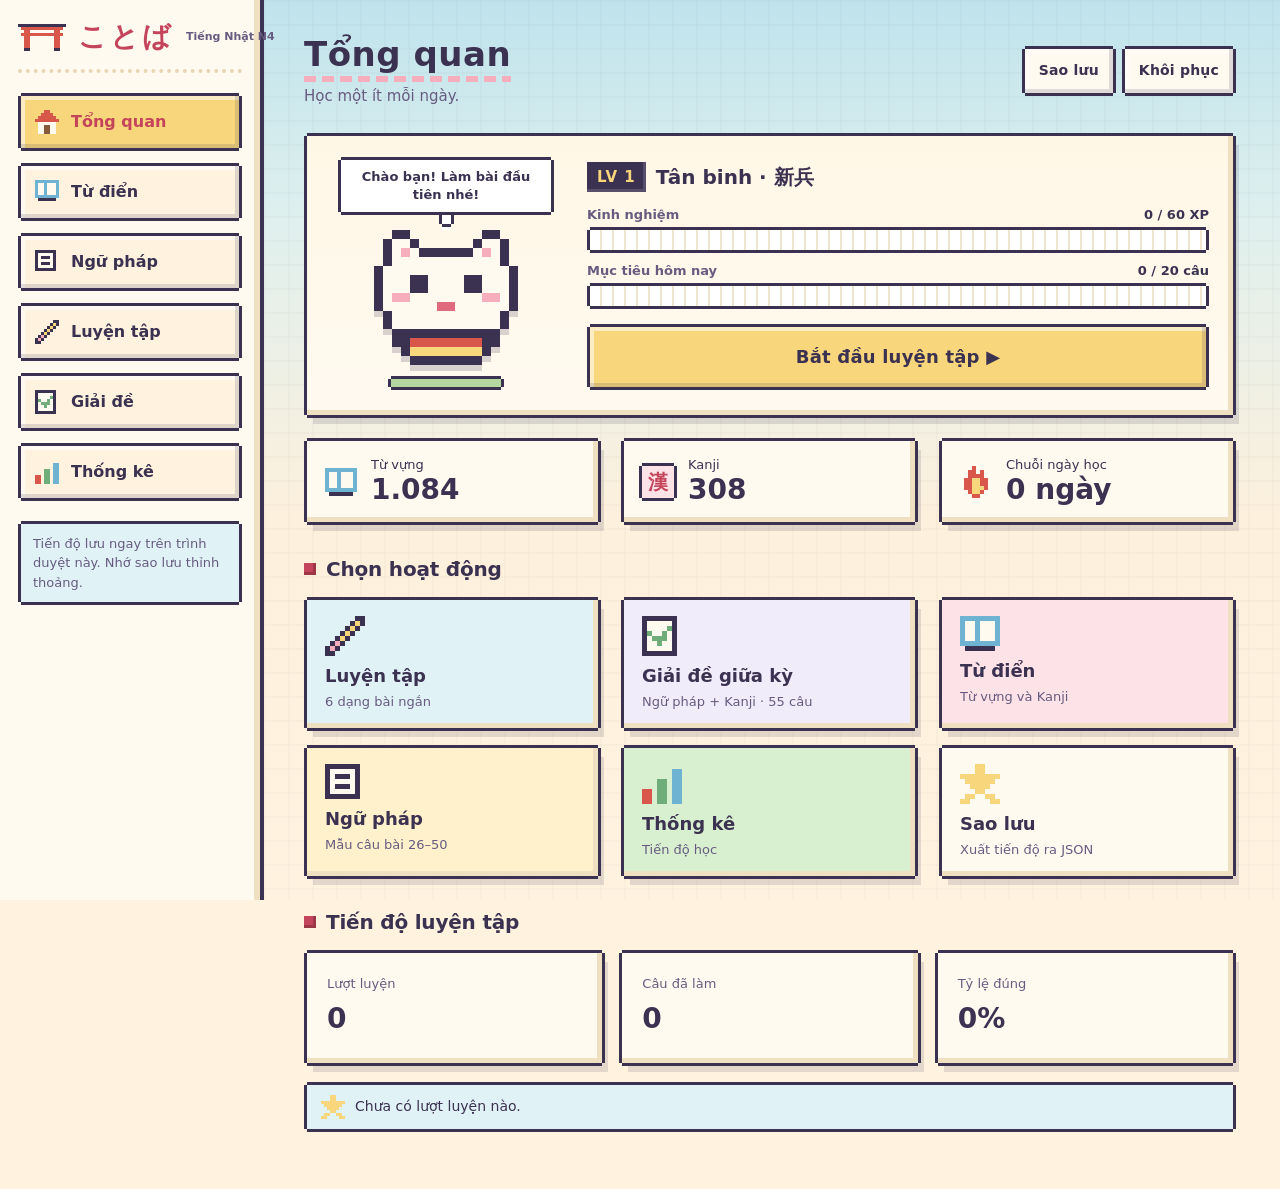
<file: index.html>
<!doctype html>
<html lang="vi">
<head>
<meta charset="utf-8"><meta name="viewport" content="width=device-width,initial-scale=1,viewport-fit=cover">
<meta name="theme-color" content="#f4efe6"><meta name="description" content="Tự học tiếng Nhật N4: từ vựng, Kanji, ngữ pháp, luyện nghe và trắc nghiệm.">
<title>ことば — Học tiếng Nhật N4</title>
<link rel="canonical" href="https://duauwu.github.io/app-hoc-tieng-nhat/">
<link rel="icon" href="./icon.svg" type="image/svg+xml">
<link rel="manifest" href="./manifest.webmanifest">
<link rel="preload" href="./data/vocabulary.json" as="fetch" crossorigin>
<link rel="preload" href="./data/kanji.json" as="fetch" crossorigin>
<link rel="preload" href="./data/grammar.json" as="fetch" crossorigin>
<link rel="preload" href="./data/grammar-fixes.json" as="fetch" crossorigin>
<link rel="stylesheet" href="./assets/styles.css?v=pixel-20261102e"></head>
<body><div class="app">
<aside class="side"><div class="brand"><b>ことば</b><small>Tiếng Nhật N4</small></div>
<nav class="nav" id="sideNav">
<button class="active" data-page="home">Tổng quan</button><button data-page="dictionary">Từ điển</button><button data-page="grammar">Ngữ pháp</button><button data-page="practice">Luyện tập</button><button data-page="exam">Giải đề</button><button data-page="stats">Thống kê</button>
</nav><p class="side-note">Tiến độ lưu ngay trên trình duyệt này. Nhớ sao lưu thỉnh thoảng.</p></aside>
<main class="main"><header class="top"><div><h1 id="pageTitle">Tổng quan</h1><p id="pageDesc">Học một ít mỗi ngày.</p></div><div class="top-actions"><button class="btn" id="exportBtn">Sao lưu</button><button class="btn" id="importBtn">Khôi phục</button><input id="importFile" type="file" accept="application/json" hidden></div></header>
<div id="pageMount"></div>









</main></div><nav class="mobile-nav" id="mobileNav"><button class="active" data-page="home">Tổng quan</button><button data-page="dictionary">Từ điển</button><button data-page="practice">Luyện tập</button><button data-page="exam">Giải đề</button></nav>

<div id="modalRoot"></div>
<script type="module" src="./assets/app.js?v=pixel-20261102e"></script></body></html>
</file>
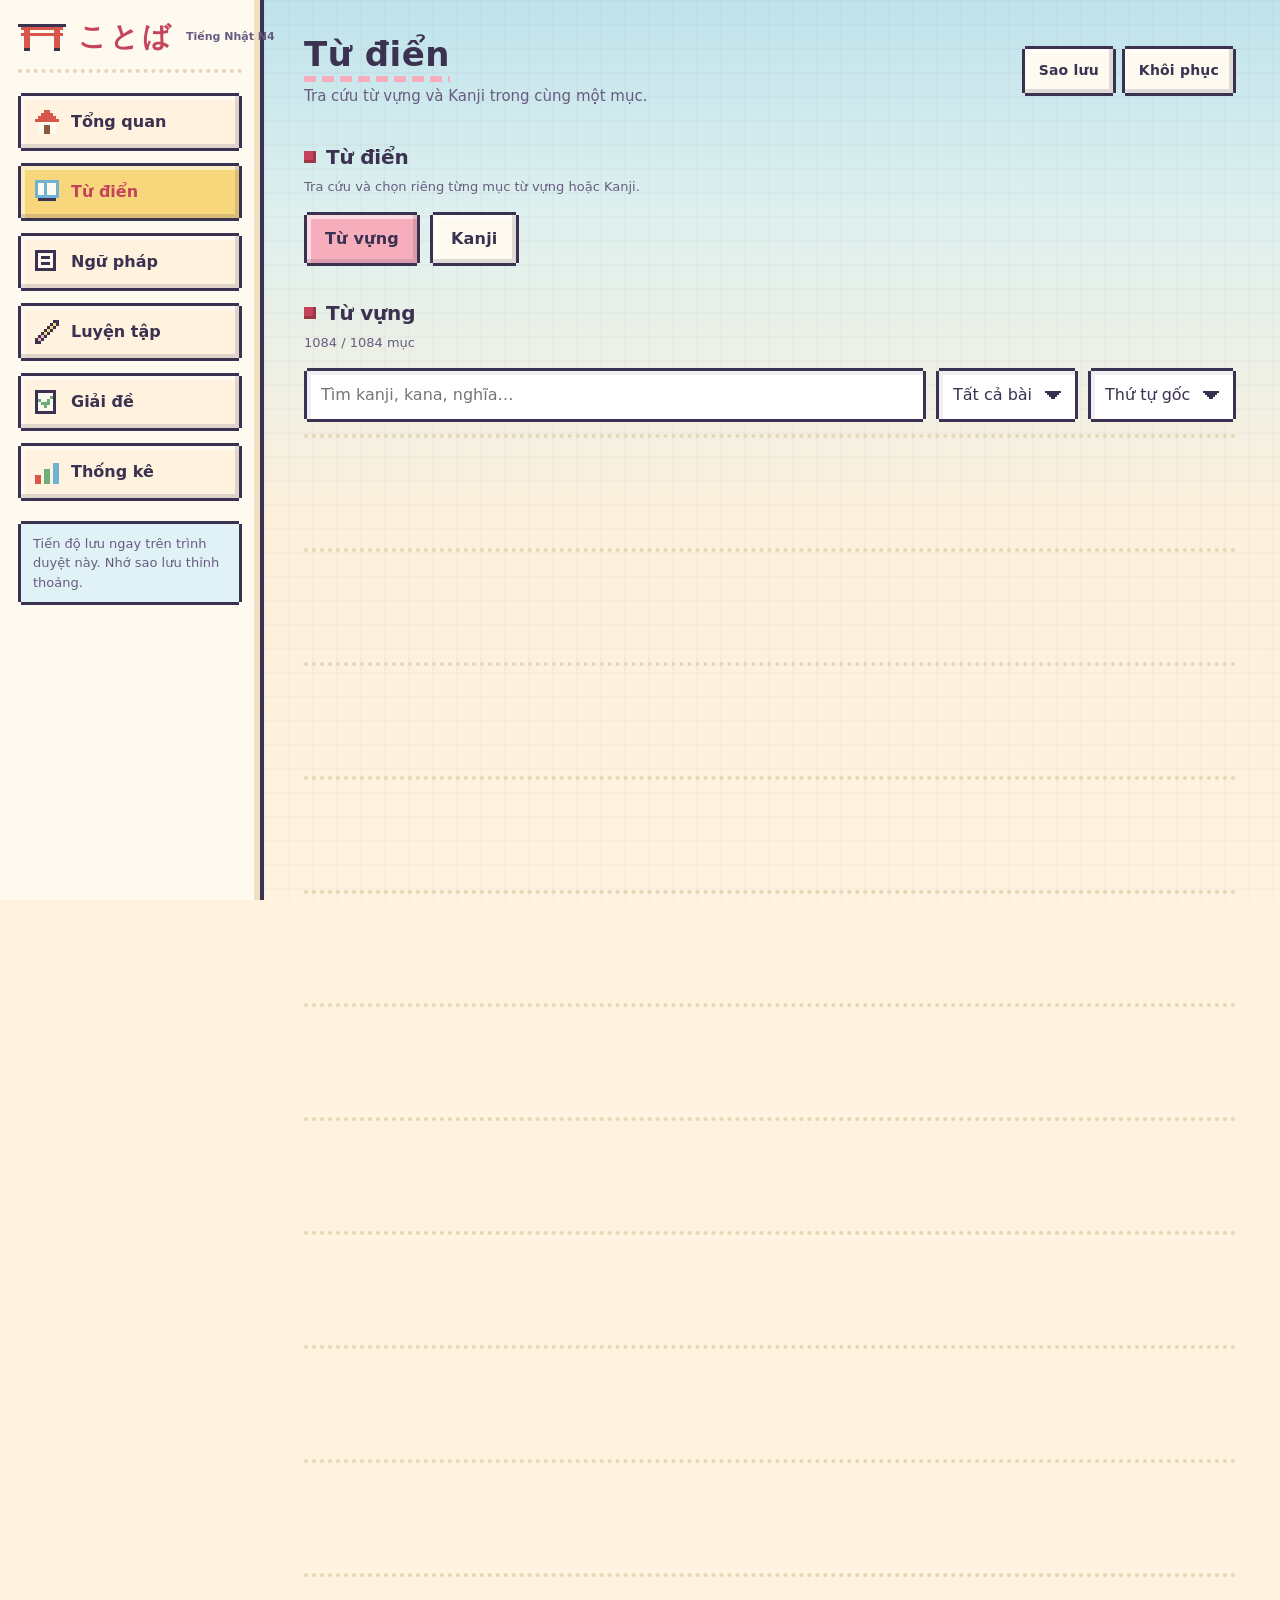
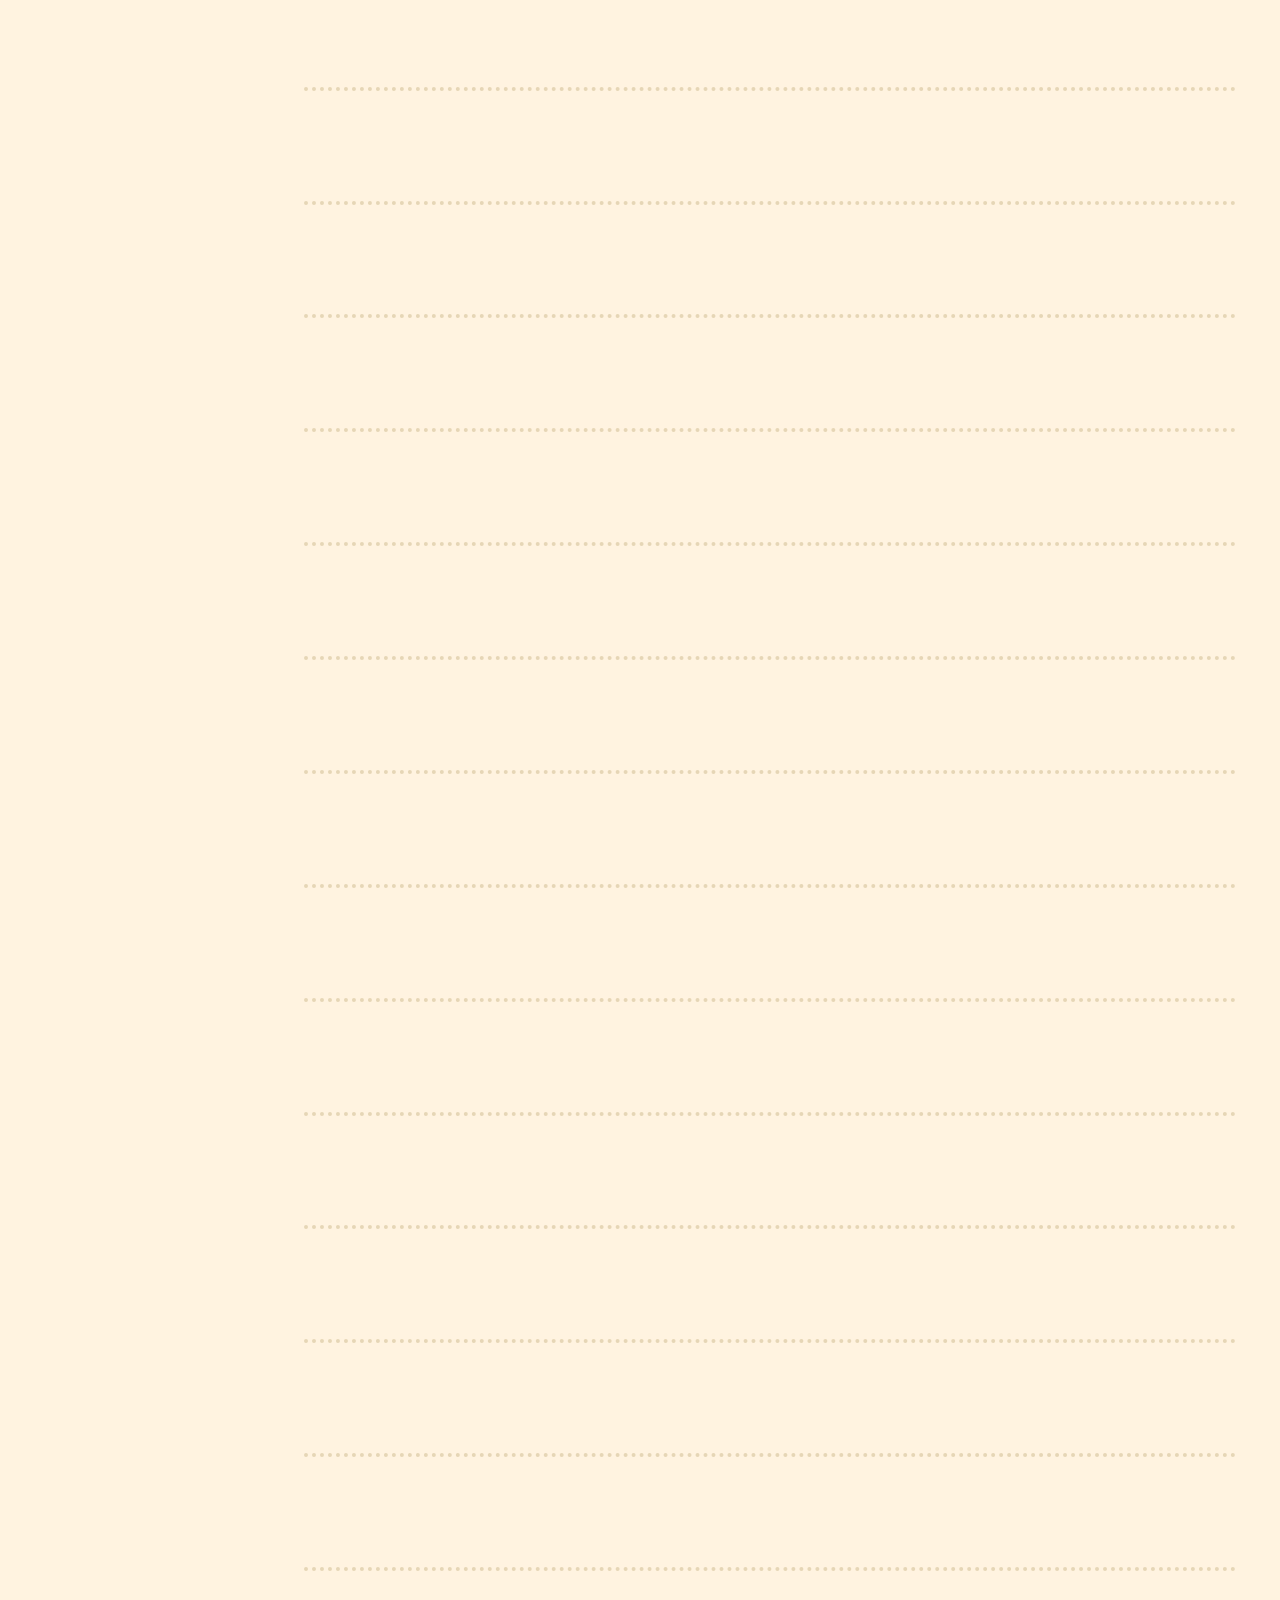
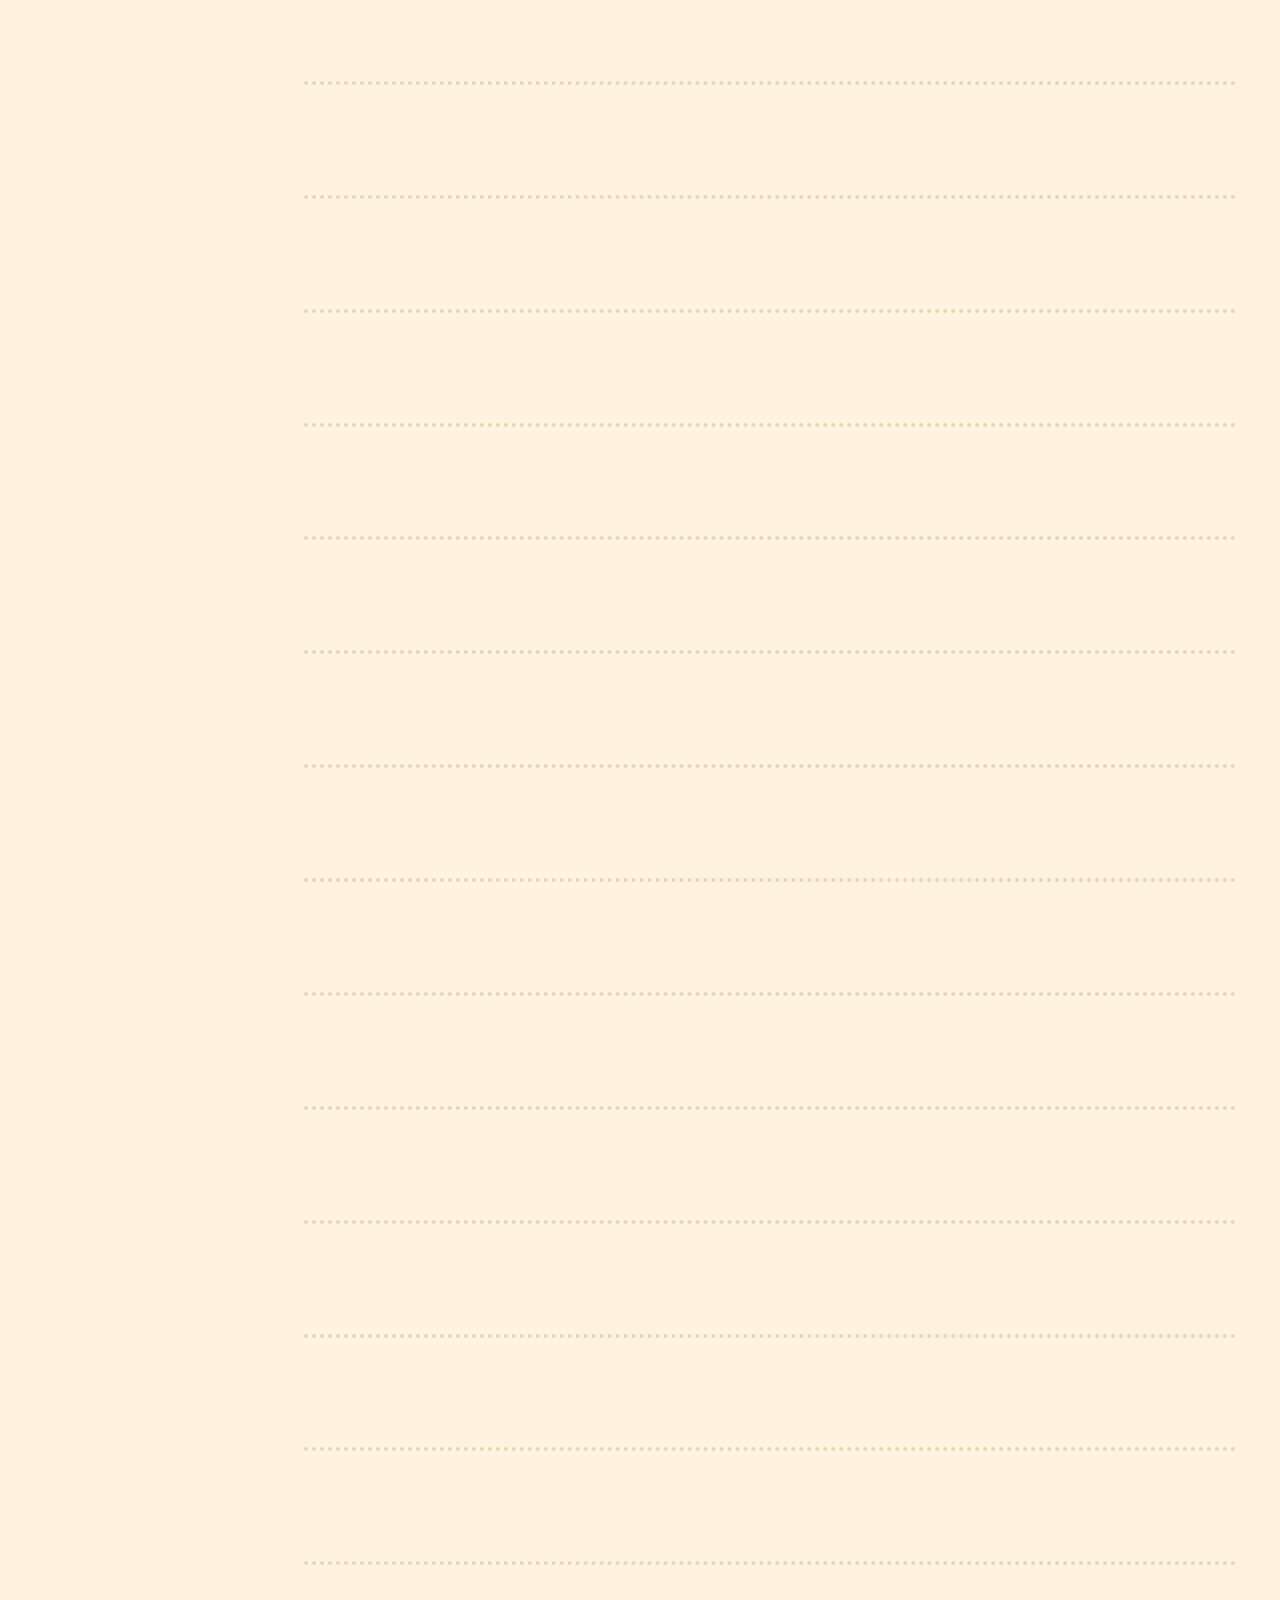
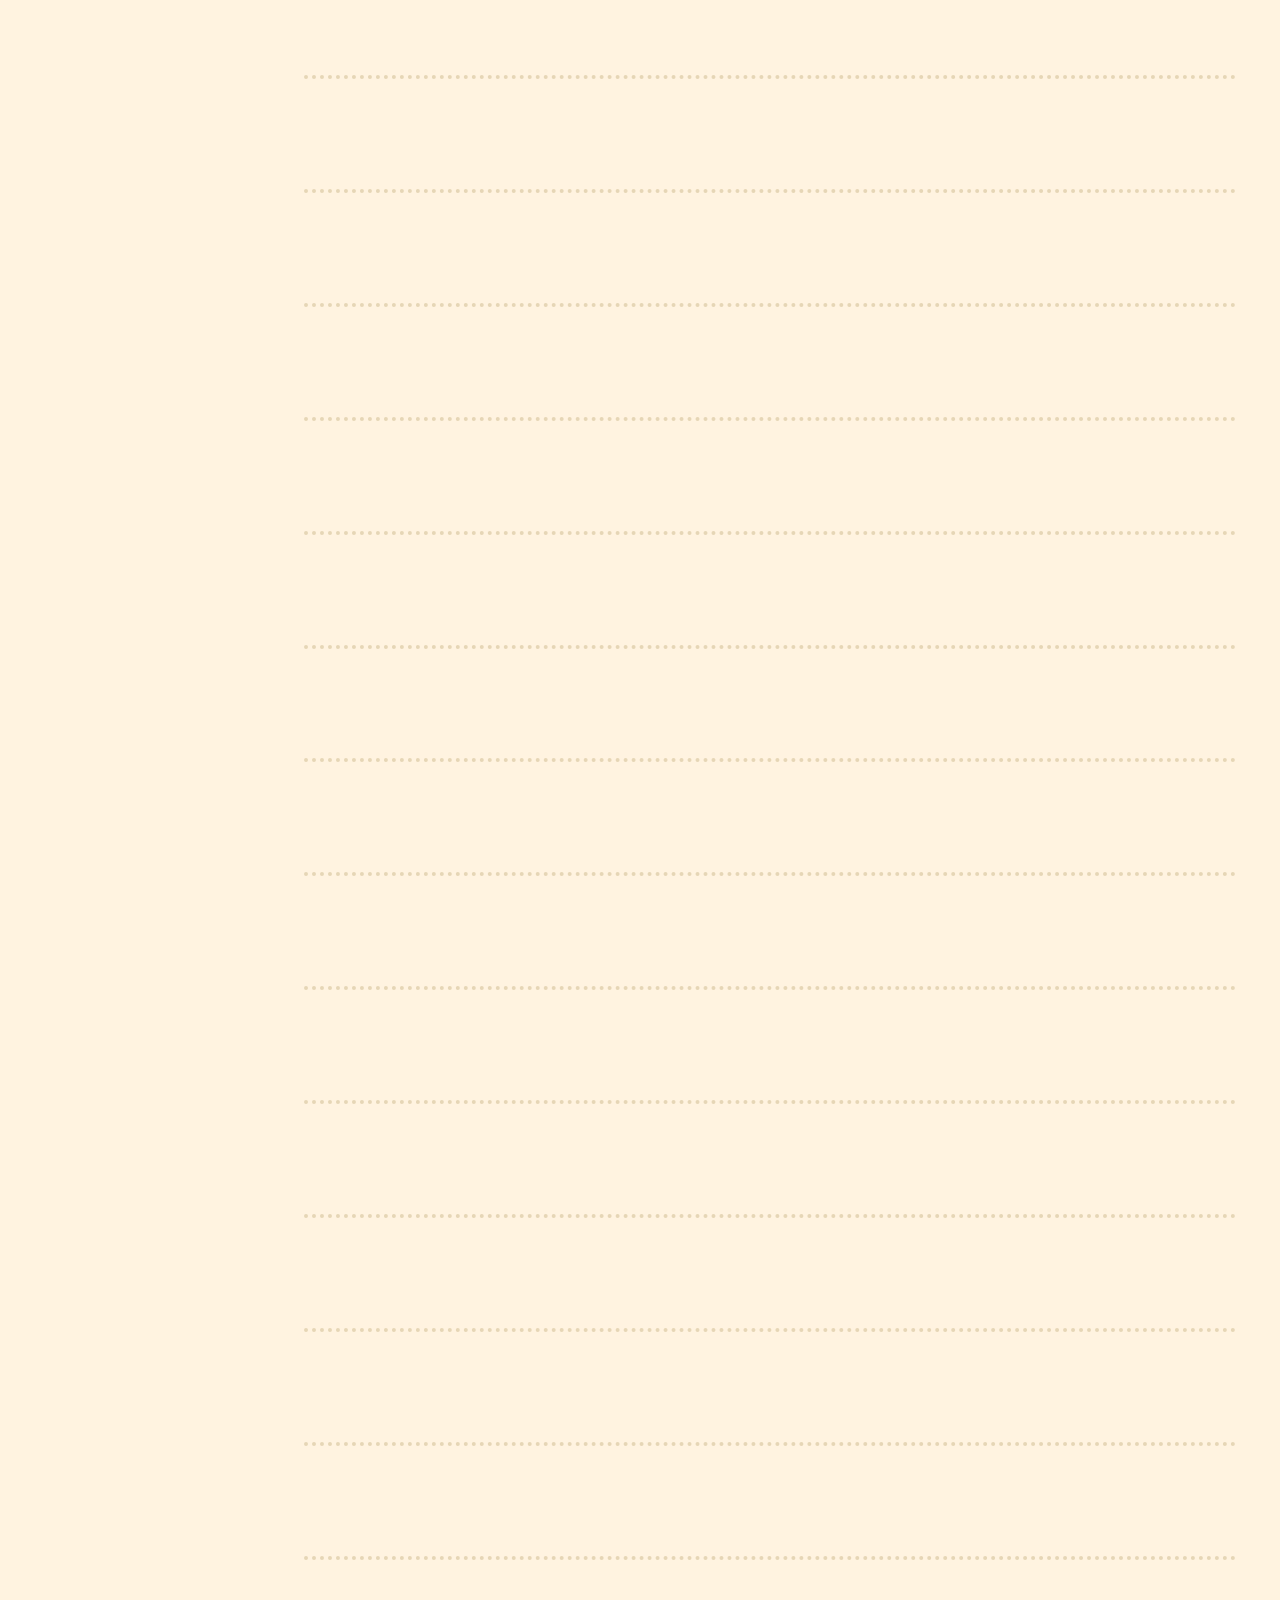
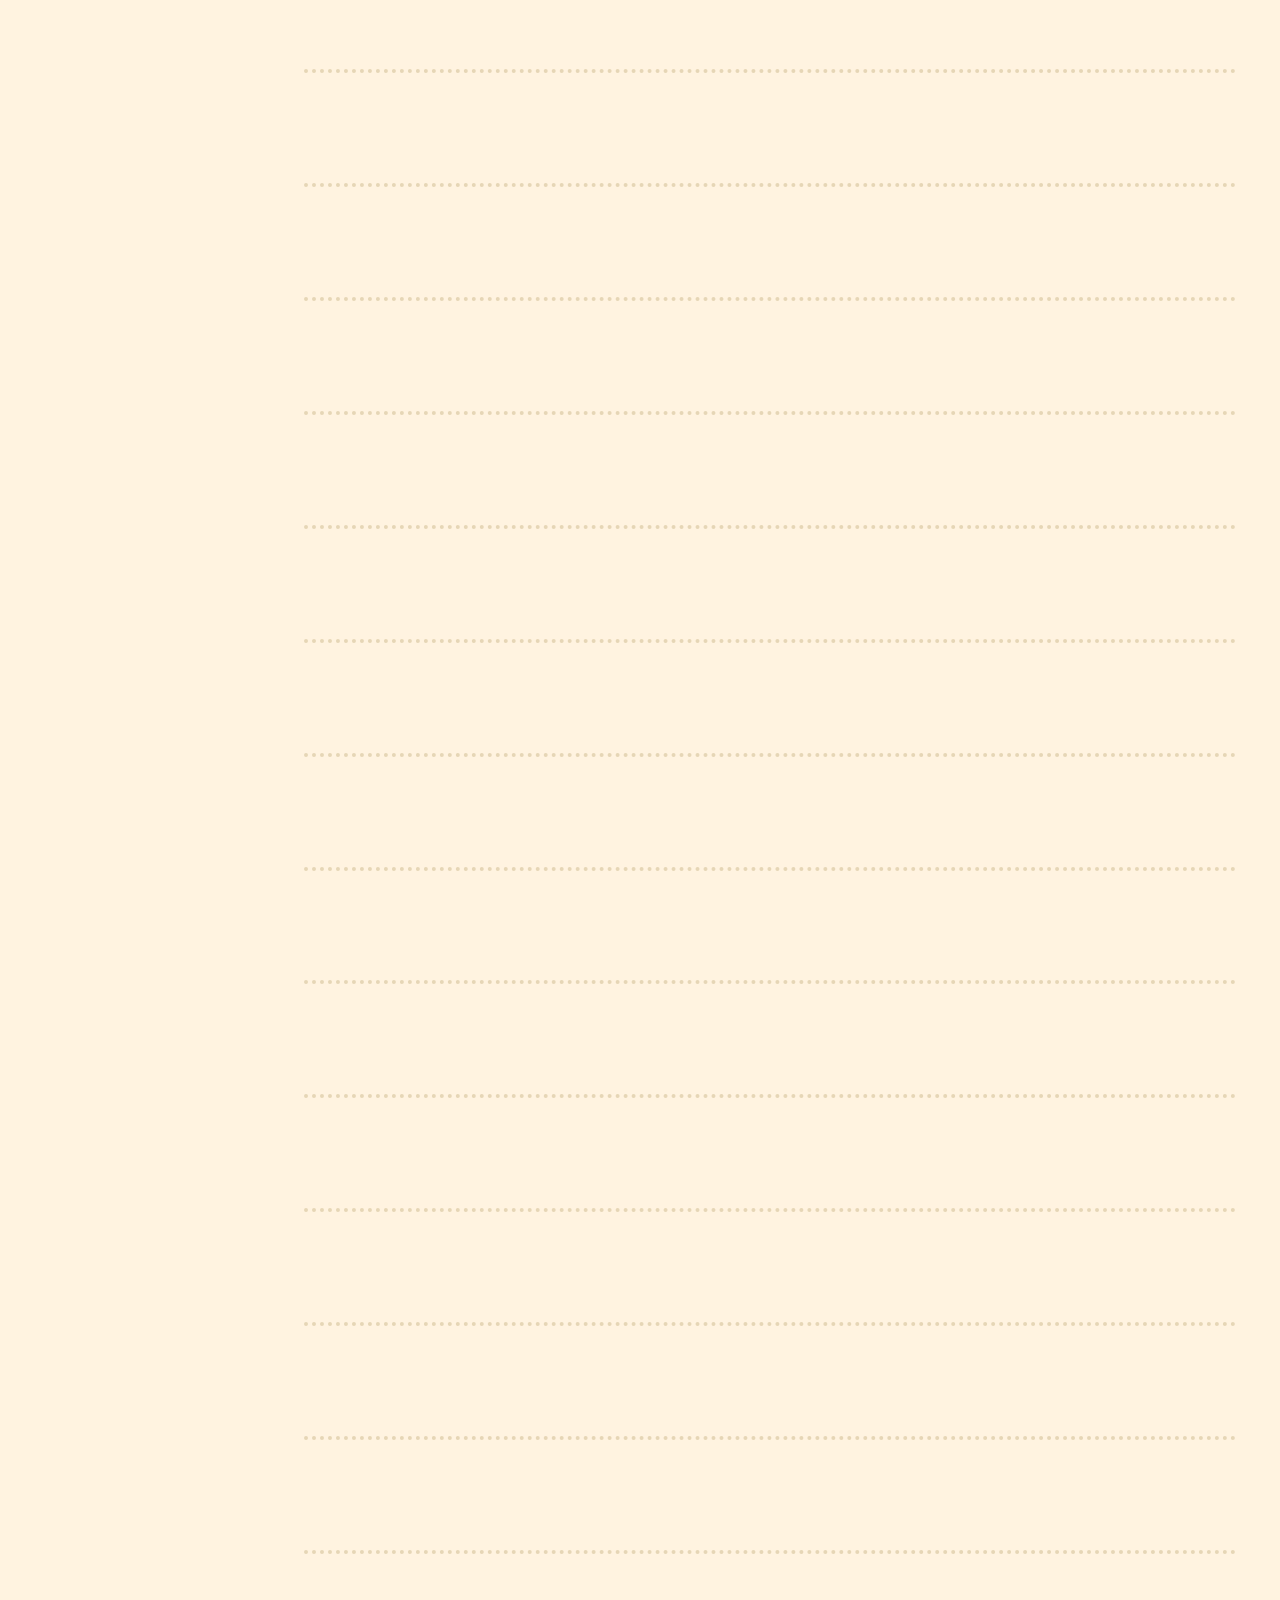
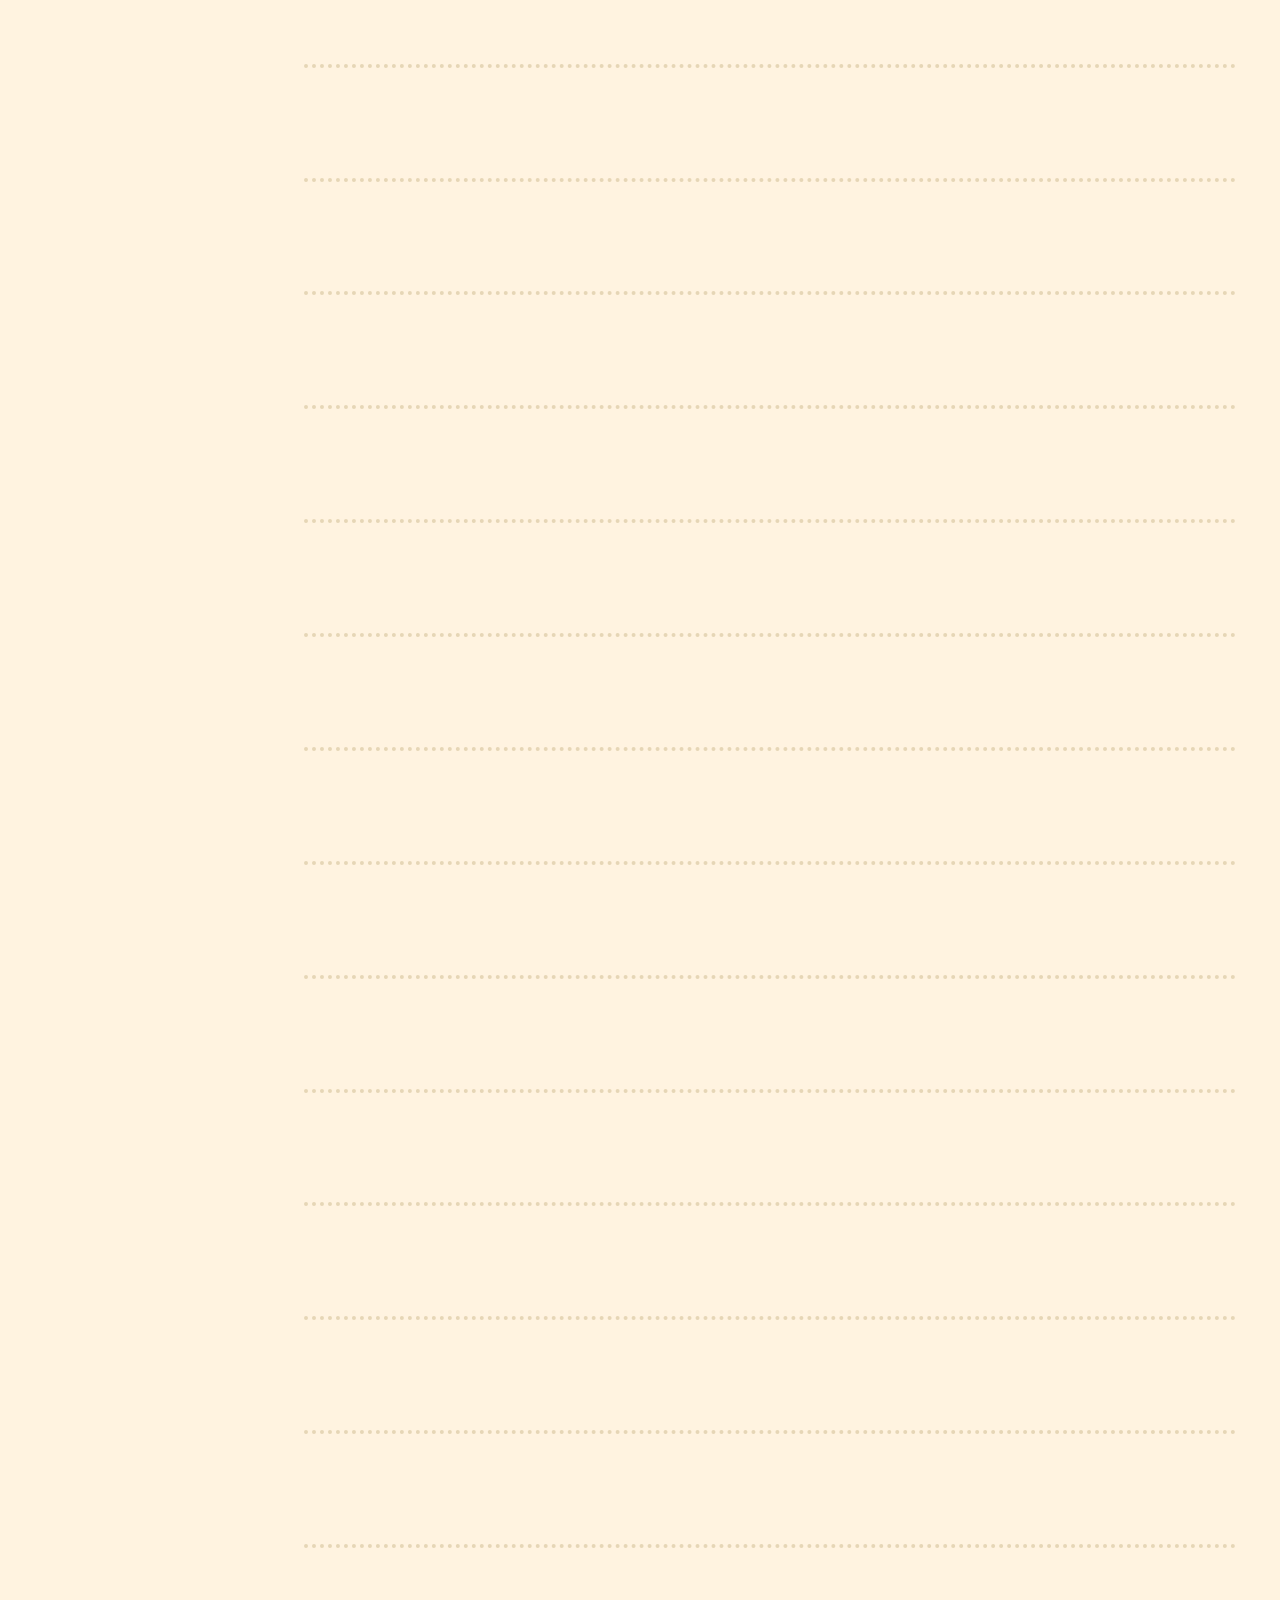
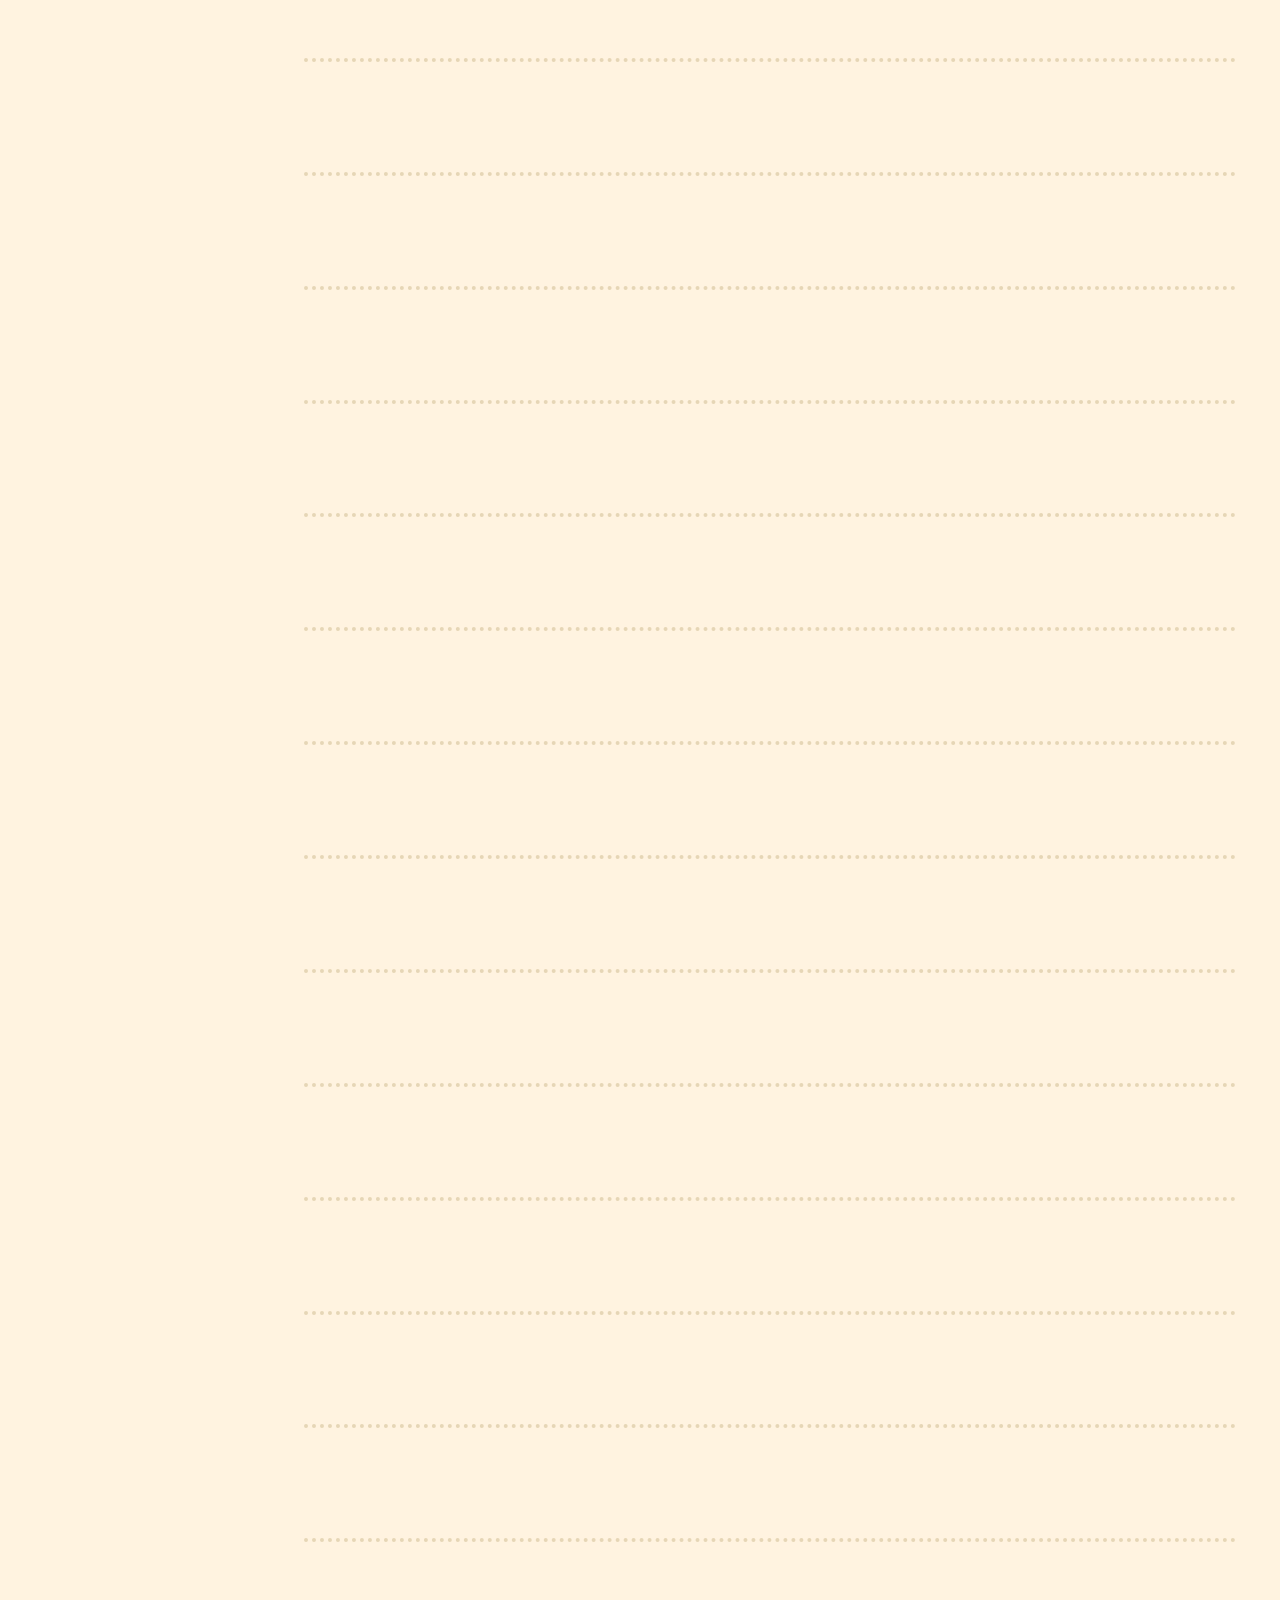
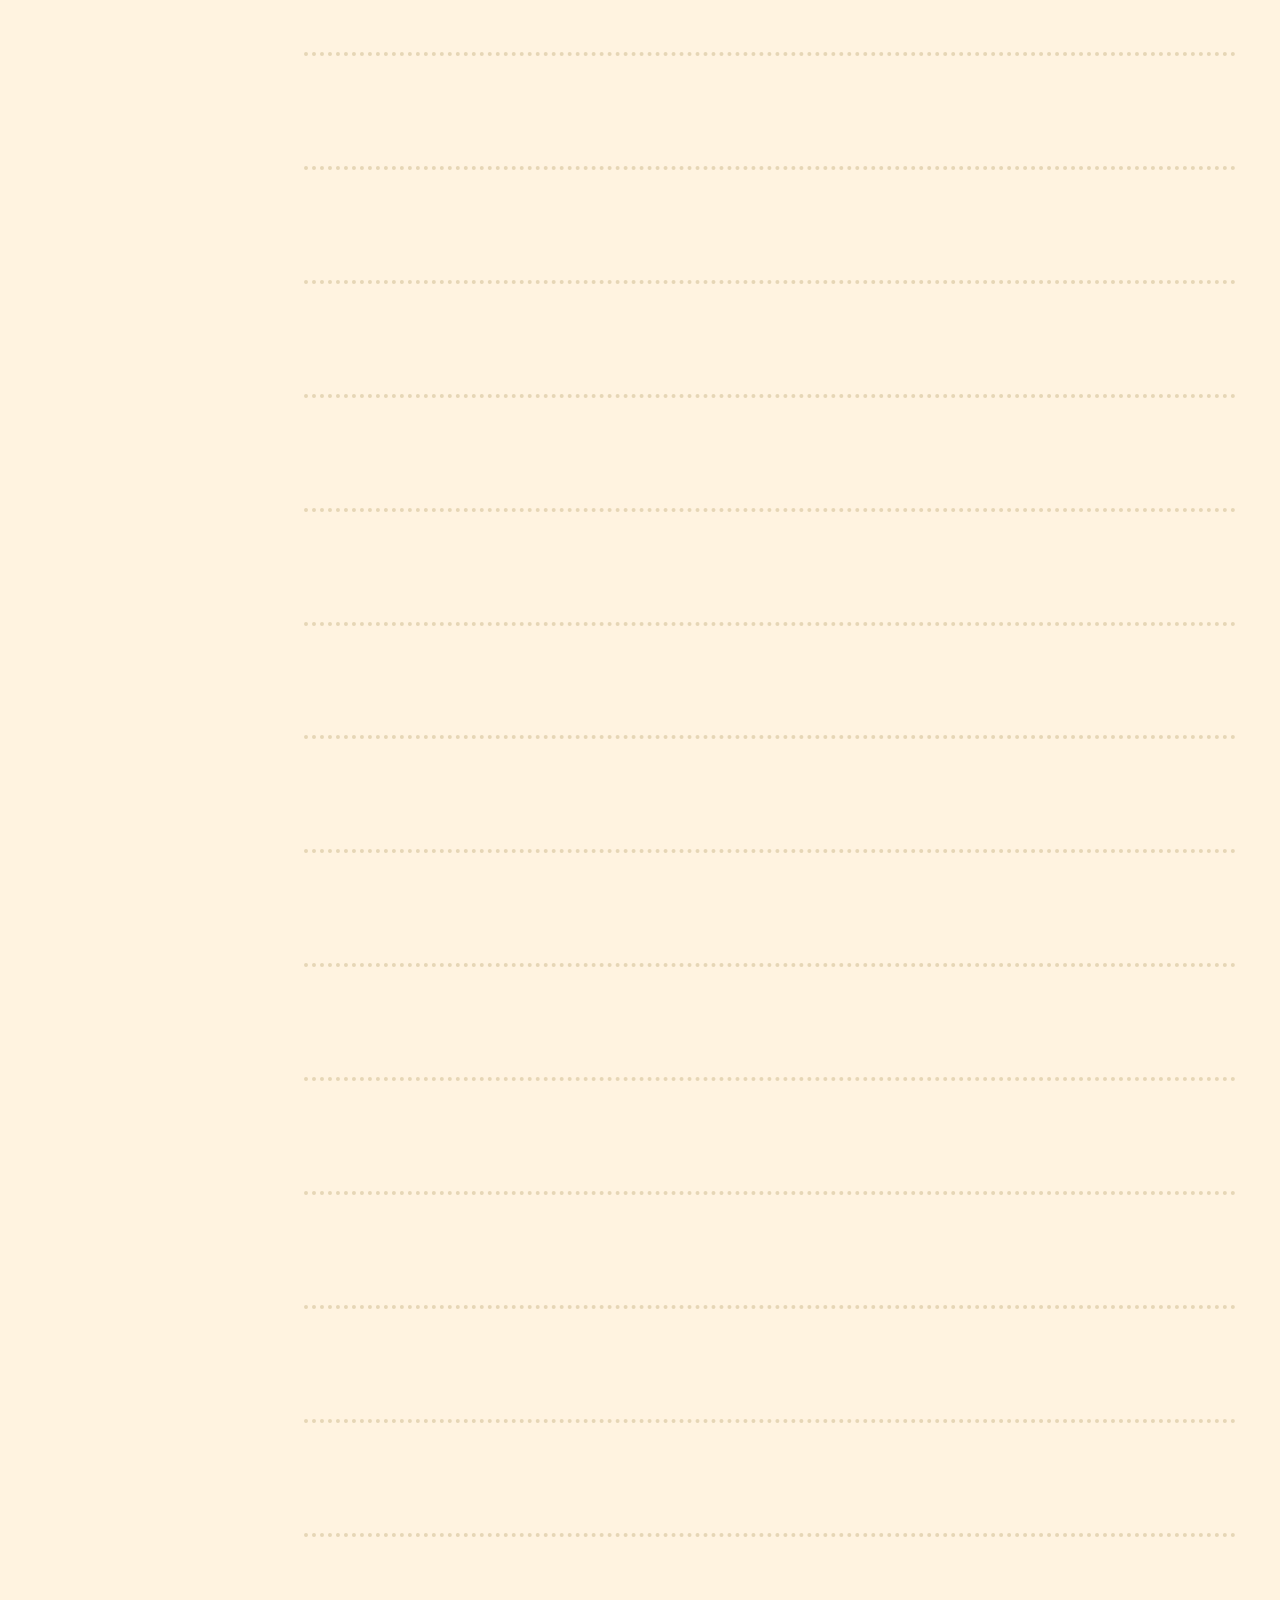
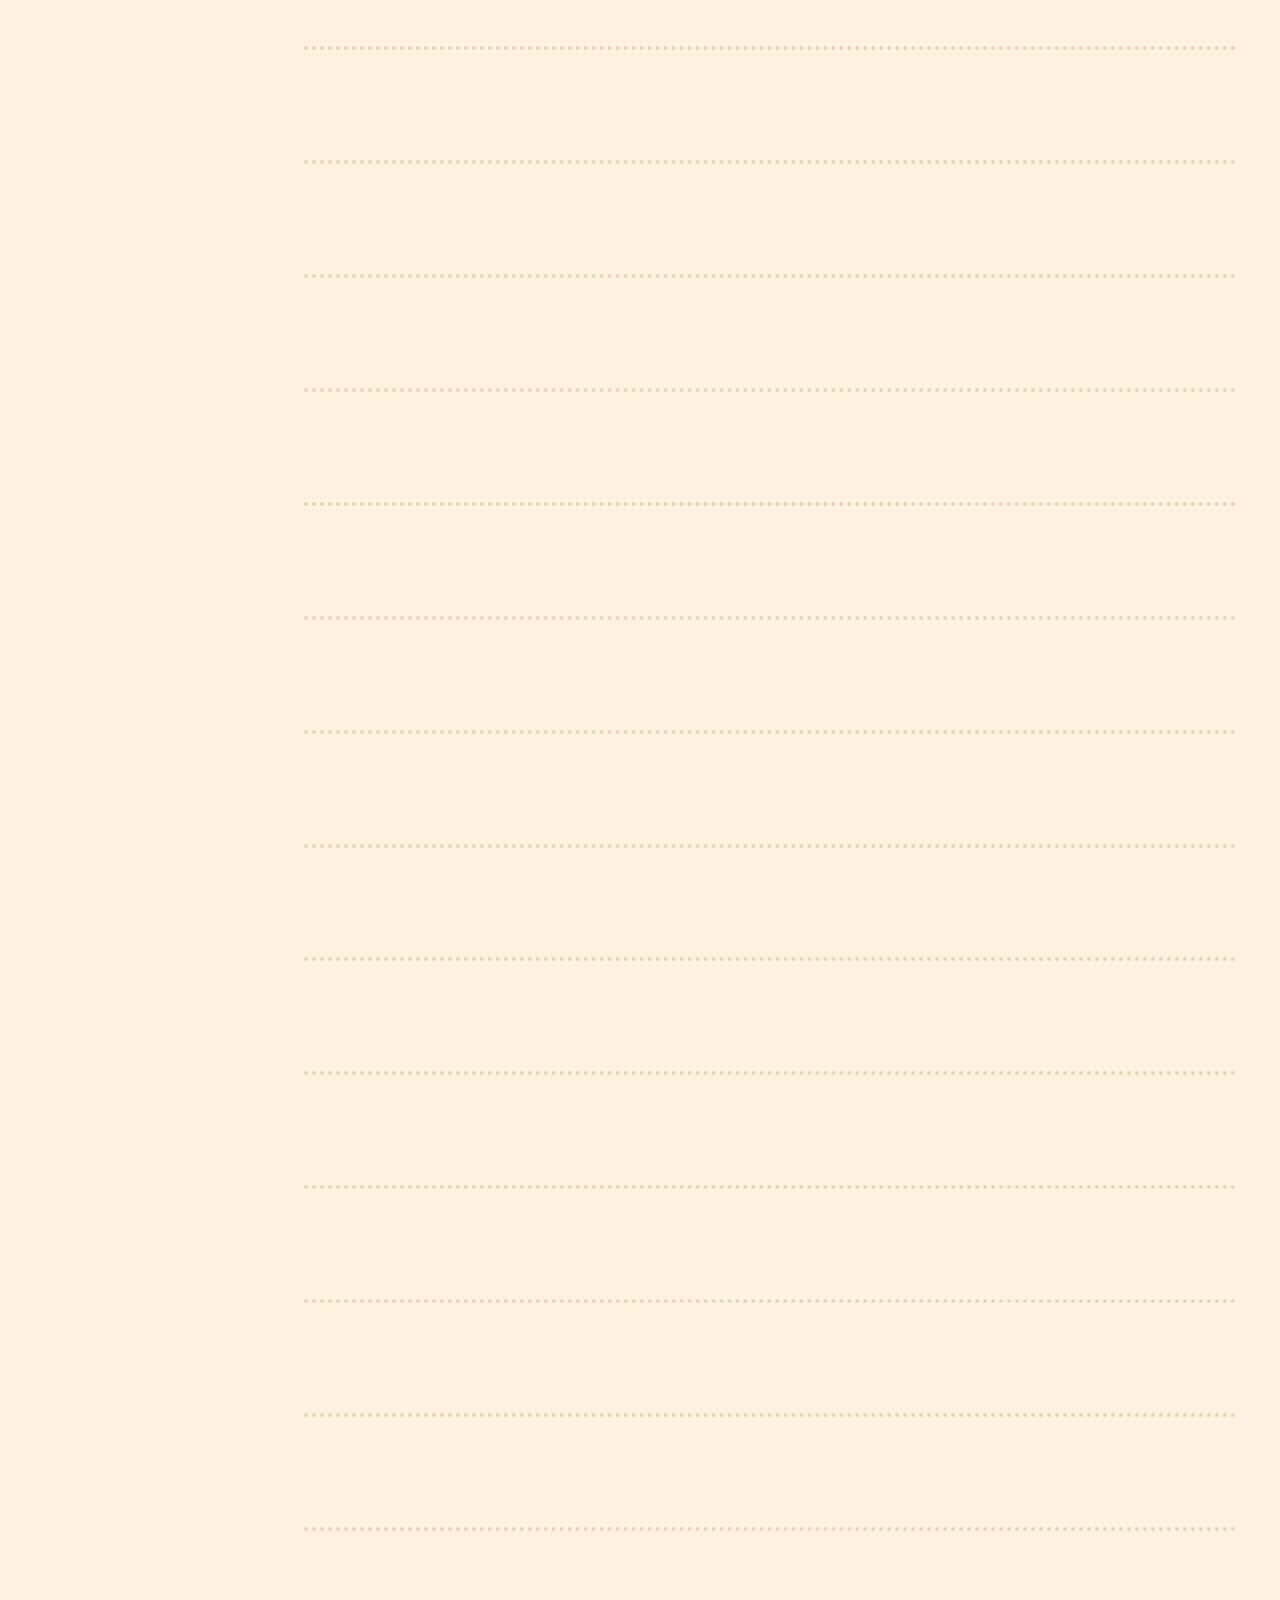
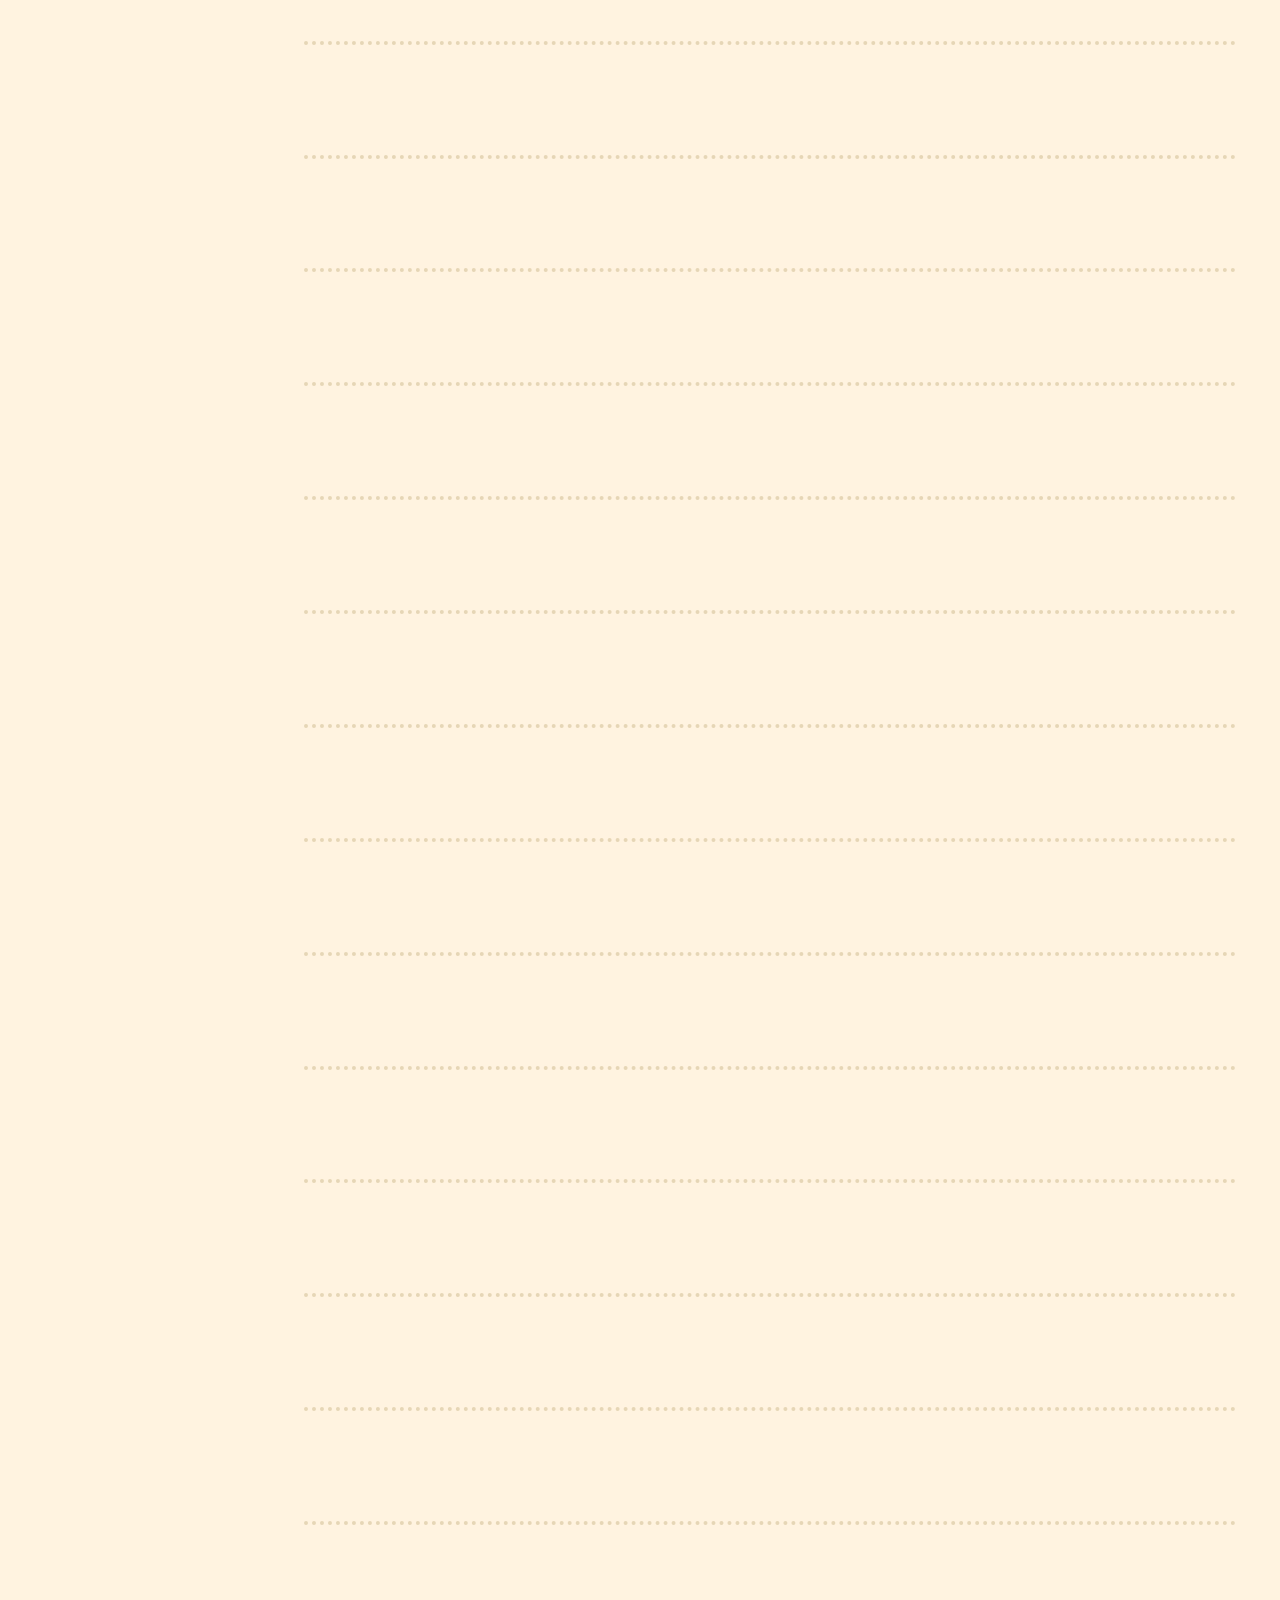
<file: dictionary.html>
<!doctype html>
<html lang="vi">
<head>
<meta charset="utf-8"><meta name="viewport" content="width=device-width,initial-scale=1,viewport-fit=cover">
<meta name="theme-color" content="#f4efe6"><meta name="description" content="Tự học tiếng Nhật N4: từ vựng, Kanji, ngữ pháp, luyện nghe và trắc nghiệm.">
<title>ことば — Học tiếng Nhật N4</title>
<link rel="canonical" href="https://duauwu.github.io/app-hoc-tieng-nhat/dictionary.html">
<link rel="icon" href="./icon.svg" type="image/svg+xml">
<link rel="manifest" href="./manifest.webmanifest">
<link rel="preload" href="./data/vocabulary.json" as="fetch" crossorigin>
<link rel="preload" href="./data/kanji.json" as="fetch" crossorigin>
<link rel="preload" href="./data/grammar.json" as="fetch" crossorigin>
<link rel="preload" href="./data/grammar-fixes.json" as="fetch" crossorigin>
<link rel="stylesheet" href="./assets/styles.css?v=pixel-20261102e"></head>
<body><div class="app">
<aside class="side"><div class="brand"><b>ことば</b><small>Tiếng Nhật N4</small></div>
<nav class="nav" id="sideNav">
<button class="active" data-page="home">Tổng quan</button><button data-page="dictionary">Từ điển</button><button data-page="grammar">Ngữ pháp</button><button data-page="practice">Luyện tập</button><button data-page="exam">Giải đề</button><button data-page="stats">Thống kê</button>
</nav><p class="side-note">Tiến độ lưu ngay trên trình duyệt này. Nhớ sao lưu thỉnh thoảng.</p></aside>
<main class="main"><header class="top"><div><h1 id="pageTitle">Tổng quan</h1><p id="pageDesc">Học một ít mỗi ngày.</p></div><div class="top-actions"><button class="btn" id="exportBtn">Sao lưu</button><button class="btn" id="importBtn">Khôi phục</button><input id="importFile" type="file" accept="application/json" hidden></div></header>
<div id="pageMount"></div>









</main></div><nav class="mobile-nav" id="mobileNav"><button class="active" data-page="home">Tổng quan</button><button data-page="dictionary">Từ điển</button><button data-page="practice">Luyện tập</button><button data-page="exam">Giải đề</button></nav>

<div id="modalRoot"></div>
<script type="module" src="./assets/app.js?v=pixel-20261102e"></script></body></html>
</file>
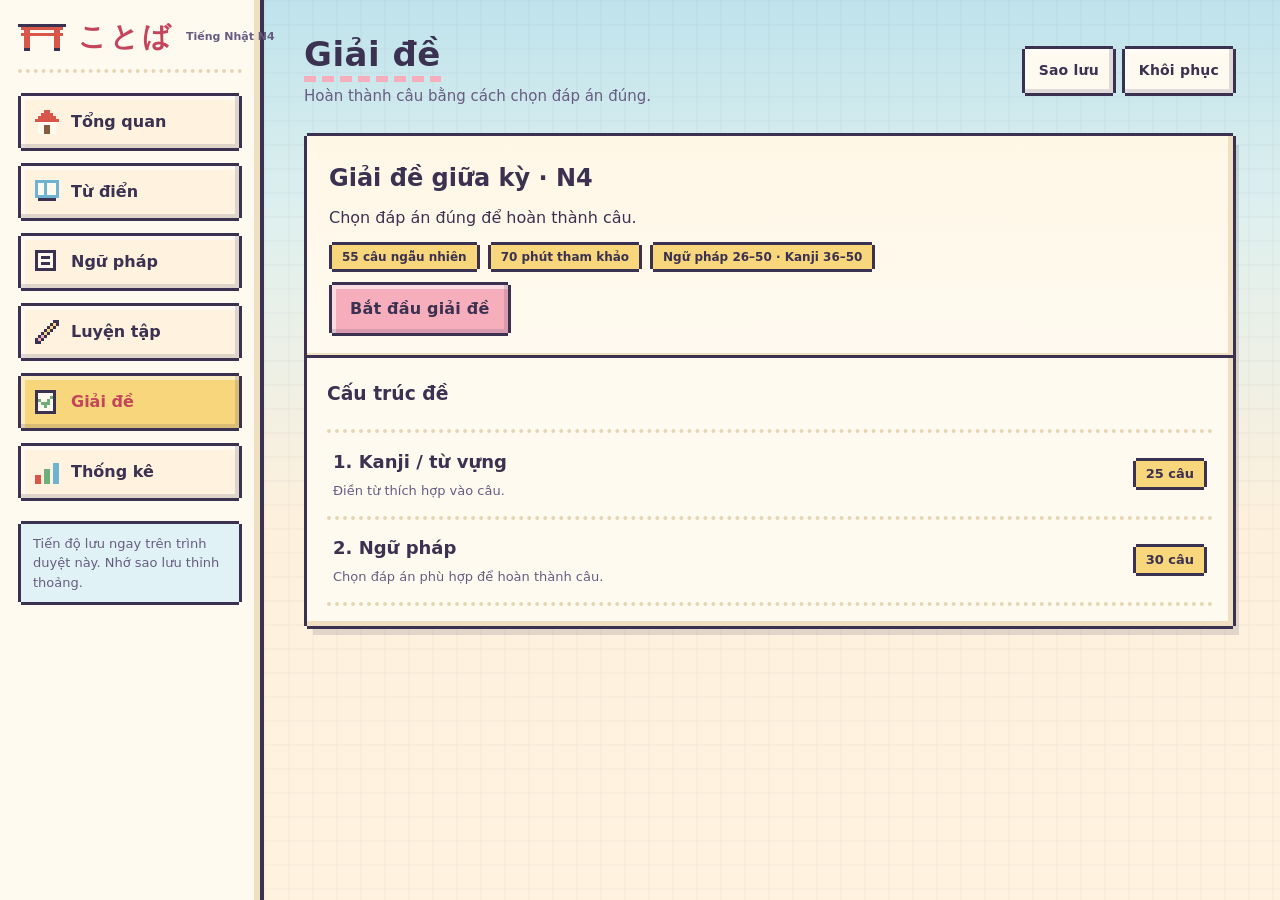
<file: exam.html>
<!doctype html>
<html lang="vi">
<head>
<meta charset="utf-8"><meta name="viewport" content="width=device-width,initial-scale=1,viewport-fit=cover">
<meta name="theme-color" content="#f4efe6"><meta name="description" content="Tự học tiếng Nhật N4: từ vựng, Kanji, ngữ pháp, luyện nghe và trắc nghiệm.">
<title>ことば — Học tiếng Nhật N4</title>
<link rel="canonical" href="https://duauwu.github.io/app-hoc-tieng-nhat/exam.html">
<link rel="icon" href="./icon.svg" type="image/svg+xml">
<link rel="manifest" href="./manifest.webmanifest">
<link rel="preload" href="./data/vocabulary.json" as="fetch" crossorigin>
<link rel="preload" href="./data/kanji.json" as="fetch" crossorigin>
<link rel="preload" href="./data/grammar.json" as="fetch" crossorigin>
<link rel="preload" href="./data/grammar-fixes.json" as="fetch" crossorigin>
<link rel="stylesheet" href="./assets/styles.css?v=pixel-20261102e"></head>
<body><div class="app">
<aside class="side"><div class="brand"><b>ことば</b><small>Tiếng Nhật N4</small></div>
<nav class="nav" id="sideNav">
<button class="active" data-page="home">Tổng quan</button><button data-page="dictionary">Từ điển</button><button data-page="grammar">Ngữ pháp</button><button data-page="practice">Luyện tập</button><button data-page="exam">Giải đề</button><button data-page="stats">Thống kê</button>
</nav><p class="side-note">Tiến độ lưu ngay trên trình duyệt này. Nhớ sao lưu thỉnh thoảng.</p></aside>
<main class="main"><header class="top"><div><h1 id="pageTitle">Tổng quan</h1><p id="pageDesc">Học một ít mỗi ngày.</p></div><div class="top-actions"><button class="btn" id="exportBtn">Sao lưu</button><button class="btn" id="importBtn">Khôi phục</button><input id="importFile" type="file" accept="application/json" hidden></div></header>
<div id="pageMount"></div>









</main></div><nav class="mobile-nav" id="mobileNav"><button class="active" data-page="home">Tổng quan</button><button data-page="dictionary">Từ điển</button><button data-page="practice">Luyện tập</button><button data-page="exam">Giải đề</button></nav>

<div id="modalRoot"></div>
<script type="module" src="./assets/app.js?v=pixel-20261102e"></script></body></html>
</file>
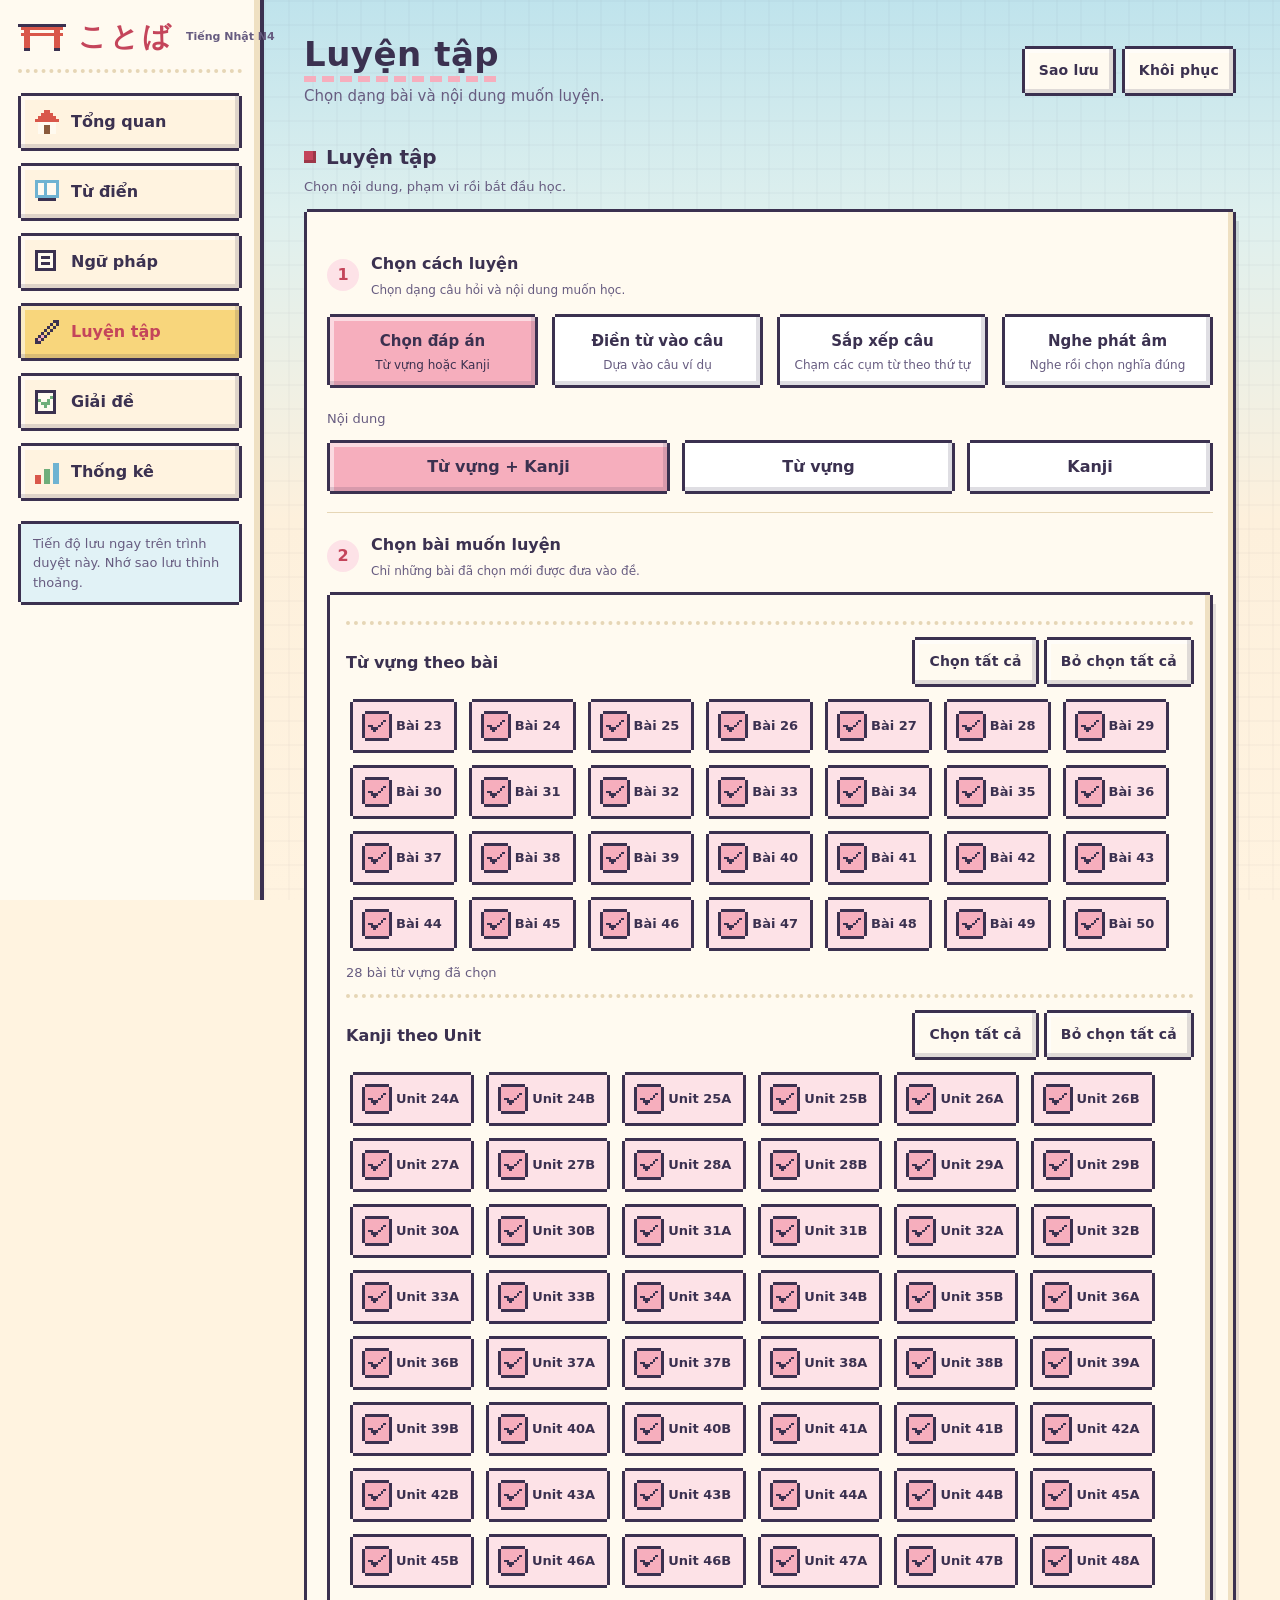
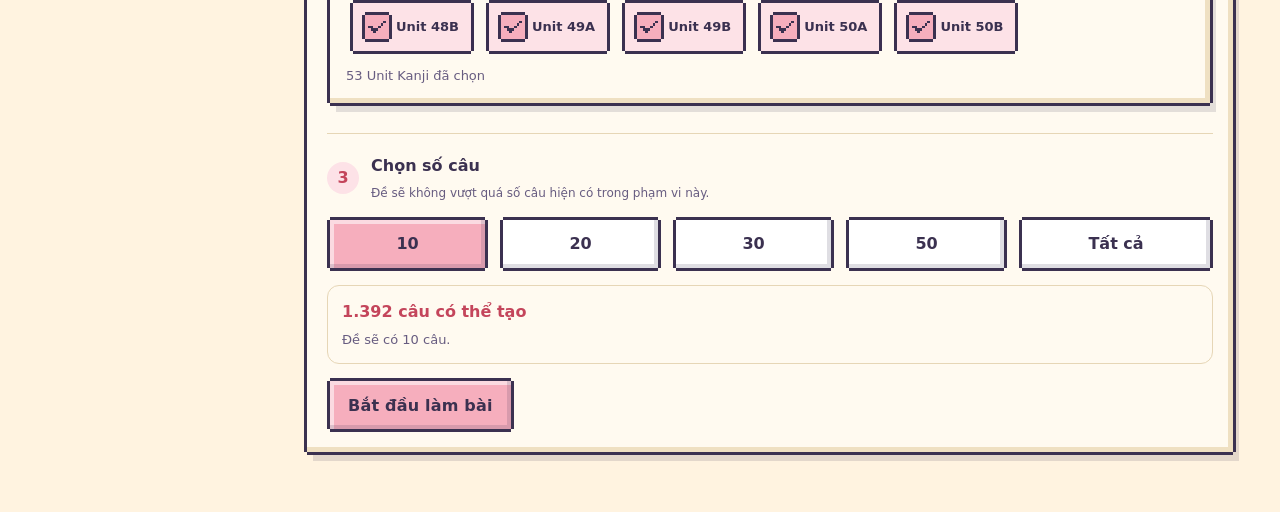
<file: practice.html>
<!doctype html>
<html lang="vi">
<head>
<meta charset="utf-8"><meta name="viewport" content="width=device-width,initial-scale=1,viewport-fit=cover">
<meta name="theme-color" content="#f4efe6"><meta name="description" content="Tự học tiếng Nhật N4: từ vựng, Kanji, ngữ pháp, luyện nghe và trắc nghiệm.">
<title>ことば — Học tiếng Nhật N4</title>
<link rel="canonical" href="https://duauwu.github.io/app-hoc-tieng-nhat/practice.html">
<link rel="icon" href="./icon.svg" type="image/svg+xml">
<link rel="manifest" href="./manifest.webmanifest">
<link rel="preload" href="./data/vocabulary.json" as="fetch" crossorigin>
<link rel="preload" href="./data/kanji.json" as="fetch" crossorigin>
<link rel="preload" href="./data/grammar.json" as="fetch" crossorigin>
<link rel="preload" href="./data/grammar-fixes.json" as="fetch" crossorigin>
<link rel="stylesheet" href="./assets/styles.css?v=pixel-20261102e"></head>
<body><div class="app">
<aside class="side"><div class="brand"><b>ことば</b><small>Tiếng Nhật N4</small></div>
<nav class="nav" id="sideNav">
<button class="active" data-page="home">Tổng quan</button><button data-page="dictionary">Từ điển</button><button data-page="grammar">Ngữ pháp</button><button data-page="practice">Luyện tập</button><button data-page="exam">Giải đề</button><button data-page="stats">Thống kê</button>
</nav><p class="side-note">Tiến độ lưu ngay trên trình duyệt này. Nhớ sao lưu thỉnh thoảng.</p></aside>
<main class="main"><header class="top"><div><h1 id="pageTitle">Tổng quan</h1><p id="pageDesc">Học một ít mỗi ngày.</p></div><div class="top-actions"><button class="btn" id="exportBtn">Sao lưu</button><button class="btn" id="importBtn">Khôi phục</button><input id="importFile" type="file" accept="application/json" hidden></div></header>
<div id="pageMount"></div>









</main></div><nav class="mobile-nav" id="mobileNav"><button class="active" data-page="home">Tổng quan</button><button data-page="dictionary">Từ điển</button><button data-page="practice">Luyện tập</button><button data-page="exam">Giải đề</button></nav>

<div id="modalRoot"></div>
<script type="module" src="./assets/app.js?v=pixel-20261102e"></script></body></html>
</file>
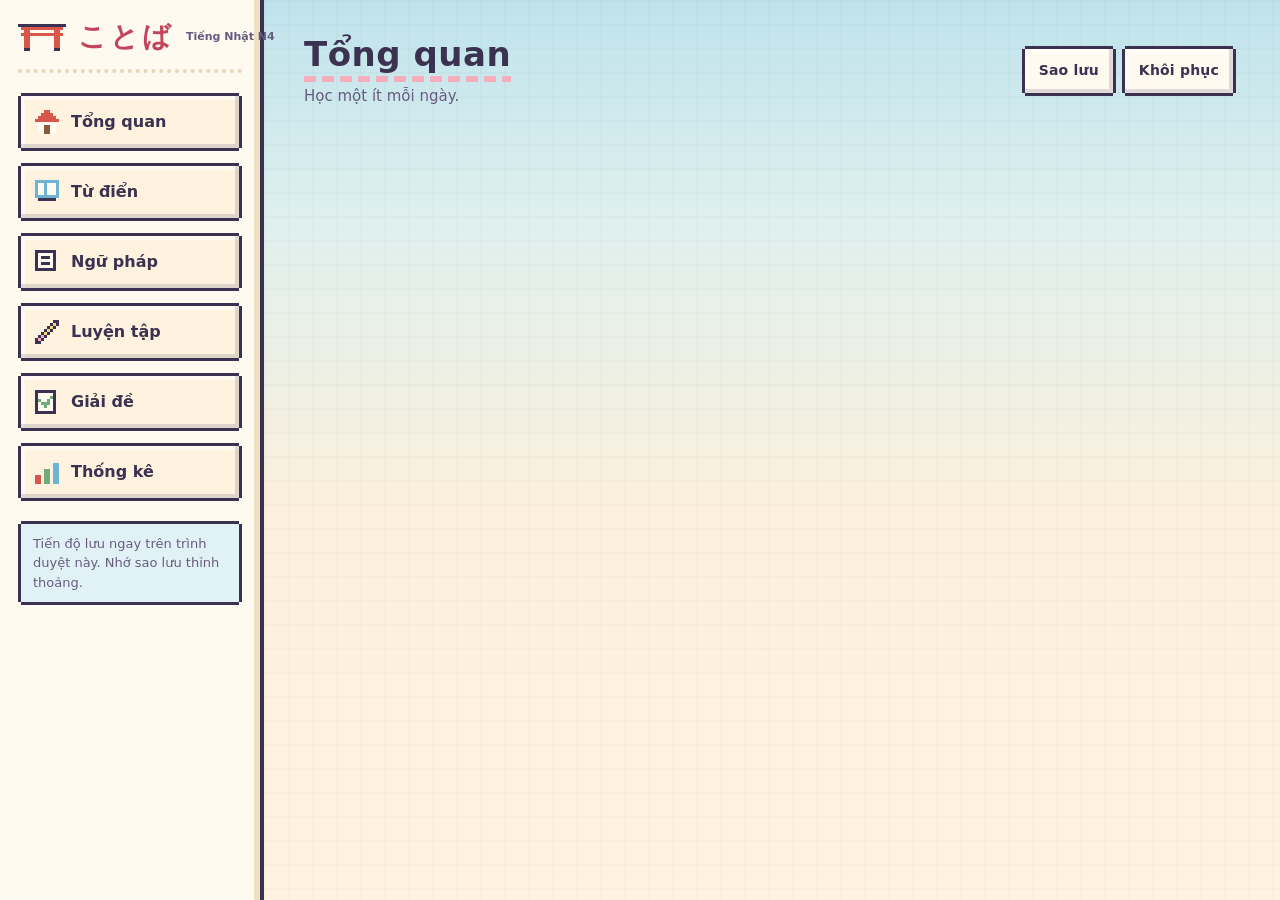
<file: review.html>
<!doctype html>
<html lang="vi">
<head>
<meta charset="utf-8"><meta name="viewport" content="width=device-width,initial-scale=1,viewport-fit=cover">
<meta name="theme-color" content="#f4efe6"><meta name="description" content="Tự học tiếng Nhật N4: từ vựng, Kanji, ngữ pháp, luyện nghe và trắc nghiệm.">
<title>ことば — Học tiếng Nhật N4</title>
<link rel="canonical" href="https://duauwu.github.io/app-hoc-tieng-nhat/review.html">
<link rel="icon" href="./icon.svg" type="image/svg+xml">
<link rel="manifest" href="./manifest.webmanifest">
<link rel="preload" href="./data/vocabulary.json" as="fetch" crossorigin>
<link rel="preload" href="./data/kanji.json" as="fetch" crossorigin>
<link rel="preload" href="./data/grammar.json" as="fetch" crossorigin>
<link rel="preload" href="./data/grammar-fixes.json" as="fetch" crossorigin>
<link rel="stylesheet" href="./assets/styles.css?v=pixel-20261102e"></head>
<body><div class="app">
<aside class="side"><div class="brand"><b>ことば</b><small>Tiếng Nhật N4</small></div>
<nav class="nav" id="sideNav">
<button class="active" data-page="home">Tổng quan</button><button data-page="dictionary">Từ điển</button><button data-page="grammar">Ngữ pháp</button><button data-page="practice">Luyện tập</button><button data-page="exam">Giải đề</button><button data-page="stats">Thống kê</button>
</nav><p class="side-note">Tiến độ lưu ngay trên trình duyệt này. Nhớ sao lưu thỉnh thoảng.</p></aside>
<main class="main"><header class="top"><div><h1 id="pageTitle">Tổng quan</h1><p id="pageDesc">Học một ít mỗi ngày.</p></div><div class="top-actions"><button class="btn" id="exportBtn">Sao lưu</button><button class="btn" id="importBtn">Khôi phục</button><input id="importFile" type="file" accept="application/json" hidden></div></header>
<div id="pageMount"></div>









</main></div><nav class="mobile-nav" id="mobileNav"><button class="active" data-page="home">Tổng quan</button><button data-page="dictionary">Từ điển</button><button data-page="practice">Luyện tập</button><button data-page="exam">Giải đề</button></nav>

<div id="modalRoot"></div>
<script type="module" src="./assets/app.js?v=pixel-20261102e"></script></body></html>
</file>
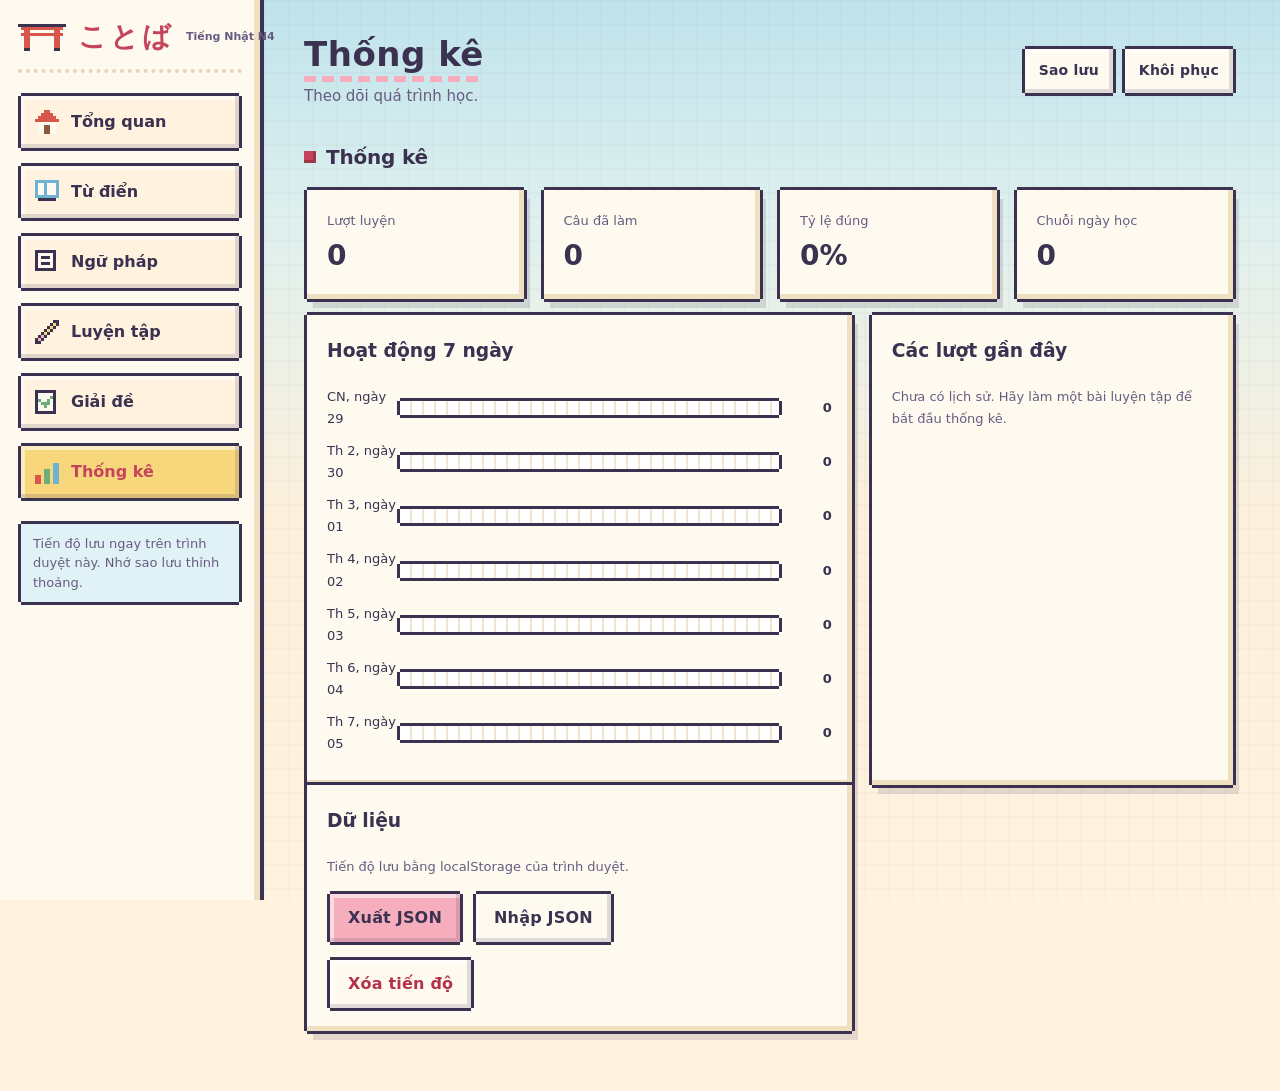
<file: stats.html>
<!doctype html>
<html lang="vi">
<head>
<meta charset="utf-8"><meta name="viewport" content="width=device-width,initial-scale=1,viewport-fit=cover">
<meta name="theme-color" content="#f4efe6"><meta name="description" content="Tự học tiếng Nhật N4: từ vựng, Kanji, ngữ pháp, luyện nghe và trắc nghiệm.">
<title>ことば — Học tiếng Nhật N4</title>
<link rel="canonical" href="https://duauwu.github.io/app-hoc-tieng-nhat/stats.html">
<link rel="icon" href="./icon.svg" type="image/svg+xml">
<link rel="manifest" href="./manifest.webmanifest">
<link rel="preload" href="./data/vocabulary.json" as="fetch" crossorigin>
<link rel="preload" href="./data/kanji.json" as="fetch" crossorigin>
<link rel="preload" href="./data/grammar.json" as="fetch" crossorigin>
<link rel="preload" href="./data/grammar-fixes.json" as="fetch" crossorigin>
<link rel="stylesheet" href="./assets/styles.css?v=pixel-20261102e"></head>
<body><div class="app">
<aside class="side"><div class="brand"><b>ことば</b><small>Tiếng Nhật N4</small></div>
<nav class="nav" id="sideNav">
<button class="active" data-page="home">Tổng quan</button><button data-page="dictionary">Từ điển</button><button data-page="grammar">Ngữ pháp</button><button data-page="practice">Luyện tập</button><button data-page="exam">Giải đề</button><button data-page="stats">Thống kê</button>
</nav><p class="side-note">Tiến độ lưu ngay trên trình duyệt này. Nhớ sao lưu thỉnh thoảng.</p></aside>
<main class="main"><header class="top"><div><h1 id="pageTitle">Tổng quan</h1><p id="pageDesc">Học một ít mỗi ngày.</p></div><div class="top-actions"><button class="btn" id="exportBtn">Sao lưu</button><button class="btn" id="importBtn">Khôi phục</button><input id="importFile" type="file" accept="application/json" hidden></div></header>
<div id="pageMount"></div>









</main></div><nav class="mobile-nav" id="mobileNav"><button class="active" data-page="home">Tổng quan</button><button data-page="dictionary">Từ điển</button><button data-page="practice">Luyện tập</button><button data-page="exam">Giải đề</button></nav>

<div id="modalRoot"></div>
<script type="module" src="./assets/app.js?v=pixel-20261102e"></script></body></html>
</file>
<file: assets/styles.css>
:root{--bg:#f4efe6;--paper:#fbf8f2;--ink:#2b2622;--muted:#7a7066;--line:#d9d0c1;--accent:#a8402f;--accent-soft:#efe0d8;--green:#4b6b3a;--green-soft:#e3ead9;--red:#a8402f;--red-soft:#f3dcd6}
*{box-sizing:border-box}
body{margin:0;background:var(--bg);color:var(--ink);font:16px/1.6 "Noto Sans JP","Hiragino Sans","Yu Gothic","Segoe UI",system-ui,sans-serif}
button,input,select{font:inherit;color:inherit}button{cursor:pointer}
:focus-visible{outline:2px solid var(--accent);outline-offset:2px}
.app{min-height:100vh;display:grid;grid-template-columns:200px 1fr}
.side{border-right:1px solid var(--line);padding:24px 18px;position:sticky;top:0;height:100vh;display:flex;flex-direction:column;gap:22px;background:var(--bg)}
.brand b{display:block;font-size:22px;font-family:"Noto Serif JP","Yu Mincho",serif;letter-spacing:2px}
.brand small{color:var(--muted);font-size:12px}
.nav{display:grid;gap:2px}
.nav button{border:0;background:none;text-align:left;padding:8px 10px;border-left:3px solid transparent;color:var(--muted)}
.nav button:hover{color:var(--ink)}
.nav button.active{border-left-color:var(--accent);color:var(--ink);font-weight:700;background:var(--paper)}
.side-note{margin-top:auto;font-size:12px;color:var(--muted)}
.main{min-width:0;padding:28px clamp(16px,4vw,44px) 60px;max-width:1000px;width:100%}
.top{display:flex;justify-content:space-between;align-items:flex-start;gap:16px;margin-bottom:22px;padding-bottom:14px;border-bottom:1px solid var(--line)}
.top h1{font-size:26px;margin:0;font-family:"Noto Serif JP","Yu Mincho",serif;font-weight:700}
.top p{color:var(--muted);margin:2px 0 0;font-size:14px}
.top-actions{display:flex;gap:6px;flex-wrap:wrap}
.btn{border:1px solid var(--ink);background:transparent;padding:7px 14px;border-radius:3px}
.btn:hover{background:var(--paper)}
.btn.primary{background:var(--ink);color:var(--bg)}
.btn.primary:hover{background:#443c35}
.btn.soft{border-color:var(--line);background:var(--paper)}
.btn.small{padding:3px 10px;font-size:13px}
.btn:disabled{opacity:.4;cursor:not-allowed}
.page{display:none}.page.active{display:block}
.card{background:var(--paper);border:1px solid var(--line);padding:18px;min-width:0}
.grid{display:grid;gap:14px}
.stats-grid{grid-template-columns:repeat(4,1fr);margin:16px 0}
.stat small{color:var(--muted);display:block;font-size:13px}
.stat strong{display:block;font-size:28px;font-family:"Noto Serif JP",serif;font-weight:600}
.section-head{display:flex;justify-content:space-between;align-items:flex-end;gap:12px;margin:22px 0 10px}
.section-head h2{font-size:18px;margin:0}.section-head p{font-size:13px;color:var(--muted);margin:2px 0 0}
.quick-grid{grid-template-columns:repeat(2,1fr)}
.quick{text-align:left;border:1px solid var(--line);background:var(--paper);padding:14px 16px}
.quick:hover{border-color:var(--ink)}
.quick b{display:block}.quick small{color:var(--muted);font-size:13px}
.toolbar{display:flex;gap:8px;flex-wrap:wrap;margin:12px 0}
.field{border:1px solid var(--line);background:var(--paper);padding:7px 10px;border-radius:3px;min-width:0}
.field.search{flex:1;min-width:180px}
.list{display:grid;gap:0;border-top:1px solid var(--line)}
.item{display:flex;align-items:center;gap:12px;padding:11px 4px;border-bottom:1px solid var(--line)}
.item-main{min-width:0;flex:1}
.item-main b{font-size:17px}.item-main p{margin:2px 0 0}
.meta{font-size:13px;color:var(--muted)}
.empty{padding:24px;text-align:center;color:var(--muted);border:1px dashed var(--line)}
.pill{font-size:13px;color:var(--muted);border:1px solid var(--line);padding:1px 8px;border-radius:2px}
.progress{height:4px;background:var(--line)}.progress>i{display:block;height:100%;background:var(--accent)}
.center{text-align:center}
.quiz-box{max-width:680px;margin:14px auto}
.quiz-prompt{font-size:clamp(22px,5vw,34px);font-weight:600;text-align:center;padding:30px 10px;font-family:"Noto Serif JP","Yu Mincho",serif}
.options{display:grid;grid-template-columns:1fr 1fr;gap:8px}
.option{padding:12px 14px;border:1px solid var(--line);background:var(--bg);text-align:left;border-radius:3px}
.option:hover:not(:disabled){border-color:var(--ink)}
.option.correct{border-color:var(--green);background:var(--green-soft)}
.option.wrong{border-color:var(--red);background:var(--red-soft)}
.feedback{padding:12px 14px;border-left:3px solid var(--accent);background:var(--bg);margin-top:12px}
.grammar-toolbar{display:grid;grid-template-columns:minmax(0,1fr) 180px;gap:10px;margin:12px 0 4px}
.grammar-count{margin:5px 0 14px}
.grammar-lesson{margin:16px 0 26px}
.grammar-lesson-title{display:flex;align-items:center;gap:10px;margin:0 0 10px;font-size:18px}
.grammar-lesson-title span{color:var(--muted);font-size:12px;font-weight:500}
.grammar-lesson-cards{display:grid;gap:12px}
.grammar-card{padding:18px 20px;margin:0}
.grammar-card h3{margin:2px 0 14px;font-size:20px}
.grammar-card-meta{display:flex;gap:9px;color:var(--muted);font-size:11px;font-weight:700;letter-spacing:.06em}
.grammar-card-meta span{border-left:1px solid var(--line);padding-left:9px}
.grammar-main-idea{padding:11px 14px;border-left:3px solid var(--accent);background:var(--paper);border-radius:0 10px 10px 0}
.grammar-main-idea b{font-size:12px;color:var(--accent)}
.grammar-main-idea p{margin:3px 0 0}
.grammar-block{margin-top:14px}
.grammar-block h4{font-size:13px;margin:0 0 7px;color:var(--muted)}
.grammar-patterns{display:grid;gap:6px}
.grammar-pattern{padding:8px 11px;border-radius:8px;background:var(--bg);color:var(--accent);font-size:16px}
.grammar-usage{margin:0;padding-left:21px}
.grammar-usage li+li{margin-top:5px}
.grammar-examples{display:grid;gap:7px}
.grammar-example{padding:10px 12px;border-radius:9px;background:var(--paper)}
.grammar-example .jp{font-size:17px;line-height:1.8}
.grammar-translation{color:var(--muted);font-size:13px;margin-top:2px}
.grammar-details{margin-top:13px;padding-top:10px;border-top:1px solid var(--line);font-size:13px}
.grammar-details summary{cursor:pointer;color:var(--muted)}
.grammar-details ul{padding-left:20px}
.sr-only{position:absolute;width:1px;height:1px;padding:0;margin:-1px;overflow:hidden;clip:rect(0,0,0,0);white-space:nowrap;border:0}
@media(max-width:680px){.grammar-toolbar{grid-template-columns:1fr}.grammar-card{padding:15px}.grammar-card h3{font-size:18px}.grammar-pattern{font-size:15px}}
.notice{padding:10px 14px;border-left:3px solid var(--muted);background:var(--paper);color:var(--muted);font-size:14px;margin:12px 0}
.two{grid-template-columns:1.2fr .8fr}
.bar-row{display:grid;grid-template-columns:60px 1fr 40px;gap:10px;align-items:center;margin:10px 0;font-size:13px}
.bar{height:6px;background:var(--line)}.bar i{display:block;height:100%;background:var(--accent)}
.timer{font-variant-numeric:tabular-nums;color:var(--muted)}
.hidden{display:none!important}.multi-checks{border:1px solid var(--line);background:var(--bg);padding:8px;display:grid;grid-template-columns:repeat(2,minmax(0,1fr));gap:6px;margin-top:6pxmax-height:none;overflow:visible;}.multi-checks label{display:flex;align-items:center;gap:6px;font-size:13px;padding:3px}.multi-checks .check-actions{grid-column:1/-1;display:flex;gap:8px;flex-wrap:wrap;border-bottom:1px solid var(--line);padding-bottom:6px;margin-bottom:2px}.dict-pick{width:18px;height:18px;accent-color:var(--accent);flex:none}@media(max-width:680px){.multi-checks{grid-template-columns:1fr 1fr}}
.mobile-nav{display:none}
/* flashcard overlay */
.overlay{position:fixed;inset:0;z-index:50;background:var(--bg);display:flex;flex-direction:column;align-items:center;padding:20px 16px;overflow:auto}
.overlay-head{width:100%;max-width:560px;display:flex;justify-content:space-between;align-items:center;margin-bottom:12px}
.flash{width:100%;max-width:560px;min-height:300px;flex:0 0 auto;display:grid;place-items:center;text-align:center;padding:26px;cursor:pointer;border:1px solid var(--ink);background:var(--paper);box-shadow:5px 5px 0 var(--line)}
.flash .big{font-size:clamp(40px,10vw,64px);line-height:1.3;font-family:"Noto Serif JP","Yu Mincho",serif}
.flash .meaning{font-size:20px;margin-top:14px}
.flash-actions{display:flex;justify-content:center;gap:8px;flex-wrap:wrap;margin-top:18px}
.flash-wrap{max-width:560px;margin:14px auto}
.modal-bg{position:fixed;inset:0;background:rgba(43,38,34,.45);z-index:100;display:grid;place-items:center;padding:16px}
.modal{background:var(--paper);border:1px solid var(--ink);padding:20px;max-width:380px;width:100%}
.modal p{margin:0 0 16px}.modal .row{display:flex;gap:8px;justify-content:flex-end}
.toast{position:fixed;left:50%;bottom:28px;transform:translateX(-50%);background:var(--ink);color:var(--bg);padding:9px 16px;z-index:120;max-width:90vw;font-size:14px}
@media(max-width:860px){.stats-grid{grid-template-columns:repeat(2,1fr)}}
@media(max-width:680px){.app{display:block}.side{display:none}.main{padding:18px 14px 84px}.top{flex-direction:column}.options{grid-template-columns:1fr}.two{grid-template-columns:1fr}.quick-grid{grid-template-columns:1fr}
.mobile-nav{position:fixed;bottom:0;left:0;right:0;z-index:10;background:var(--bg);border-top:1px solid var(--line);display:flex;justify-content:space-around;padding:6px 2px calc(6px + env(safe-area-inset-bottom))}
.mobile-nav button{border:0;background:none;color:var(--muted);font-size:13px;padding:6px 8px}.mobile-nav button.active{color:var(--accent);font-weight:700}}
.bar-row{gap:10px}.bar-row span{min-width:72px}.bar-row b{min-width:34px;text-align:right}.stat strong{font-variant-numeric:tabular-nums}#quizRetryWrong{margin:6px 4px}\n.multi-checks{max-height:none!important;overflow:visible!important;scrollbar-width:none}.multi-checks::-webkit-scrollbar{display:none}\n
/* Exam mode */
.exam-hero{background:linear-gradient(135deg,var(--paper),var(--accent-soft));border:1px solid var(--line);padding:20px;margin:14px 0}
.exam-hero h2{margin:0 0 6px}.exam-meta{display:flex;gap:8px;flex-wrap:wrap;margin:10px 0}
.exam-section-tag{display:inline-block;border:1px solid var(--line);padding:3px 9px;border-radius:999px;font-size:12px;color:var(--muted)}
.exam-question{padding:18px;margin:12px 0}.exam-question h3{font-size:16px;margin:0 0 8px;color:var(--muted)}
.exam-question .exam-prompt{font-size:20px;white-space:pre-line;margin:12px 0 18px;line-height:1.8}
.exam-question .options{grid-template-columns:1fr 1fr}
.exam-question .option{min-height:48px}
.exam-question .option:focus-visible{outline-offset:2px}
.exam-progress-head{display:flex;justify-content:space-between;gap:12px;align-items:center;flex-wrap:wrap}
.exam-result-score{font-size:clamp(30px,6vw,44px);font-family:"Noto Serif JP",serif;color:var(--accent)}
.exam-review-row{padding:12px 0;border-bottom:1px solid var(--line)}
.exam-review-row .correct-answer{color:var(--green)}
@media(max-width:680px){.exam-question .options{grid-template-columns:1fr}.exam-question{padding:14px}.exam-question .exam-prompt{font-size:18px}.exam-hero{padding:16px}}

.quiz-select-panel{border:1px solid var(--line);border-radius:12px;background:var(--surface);padding:14px;margin:12px 0}
.quiz-select-head{margin-bottom:12px}.quiz-select-head p{margin:5px 0 0}
.quiz-choice-group{border-top:1px solid var(--line);padding-top:12px;margin-top:10px}
.quiz-group-head{display:flex;align-items:center;justify-content:space-between;gap:10px;margin-bottom:8px}
.multi-checks{display:flex;flex-wrap:wrap;gap:7px}
.multi-checks label{display:flex;align-items:center;gap:7px;border:1px solid var(--line);border-radius:10px;padding:9px 11px;background:var(--bg);cursor:pointer;min-width:88px}
.multi-checks label:has(input:checked){background:var(--soft);border-color:var(--accent)}
.multi-checks input{accent-color:var(--accent);width:16px;height:16px}
.quiz-choice-group .meta{margin:7px 0 0}

/* Minimal, responsive refresh */
:root{--bg:#f7f8fa;--paper:#fff;--ink:#17212b;--muted:#596675;--line:#d8dee6;--accent:#315f9f;--accent-soft:#e8f0fb;--green:#28633d;--green-soft:#e6f4ea;--red:#a13636;--red-soft:#fbeaea;--surface:#fff;--soft:#edf3fb}
body{line-height:1.65;-webkit-text-size-adjust:100%}
.app{grid-template-columns:248px minmax(0,1fr)}
.side{padding:28px 20px;background:#fff}
.brand b{letter-spacing:1px}
.nav{gap:5px}.nav button{min-height:46px;padding:10px 14px;border-left:0;border-radius:10px}.nav button.active{background:#edf3fb;color:var(--accent)}
.main{max-width:1160px;padding-top:32px}
.top{align-items:center;padding-bottom:20px;margin-bottom:28px}.top h1{font-family:inherit;font-size:clamp(24px,3vw,32px);letter-spacing:-.02em}.top p{font-size:15px}
.btn,.field{min-height:44px;border-radius:10px;padding:9px 14px}.btn{border-color:var(--line);background:#fff;font-weight:600;transition:background-color .15s,border-color .15s,transform .15s}.btn:hover:not(:disabled){background:#f1f5f9;border-color:#9aa9ba}.btn.primary{background:var(--accent);border-color:var(--accent);color:#fff}.btn.primary:hover:not(:disabled){background:#244b80}.btn.soft{background:var(--accent-soft);border-color:transparent}.btn.small{min-height:40px;padding:7px 12px}
.card{border-color:var(--line);border-radius:14px;padding:20px;box-shadow:0 2px 8px rgba(20,35,50,.035)}
.quick{border-radius:12px;padding:18px;min-height:92px;background:#fff}.quick:hover{border-color:var(--accent);background:#f8fbff}
.stat strong{font-family:inherit;color:var(--ink)}.section-head{margin-top:28px}.section-head h2{font-size:20px;letter-spacing:-.01em}
.field{background:#fff}.field:focus-visible,.btn:focus-visible,.quick:focus-visible,.option:focus-visible,.nav button:focus-visible,.mobile-nav button:focus-visible{outline:3px solid #6c9ce0;outline-offset:2px}
.item{padding:14px 8px}.option{min-height:52px;border-radius:10px;background:#fff;padding:14px 16px}.option:hover:not(:disabled){border-color:var(--accent);background:#f8fbff}
.quiz-prompt{padding:32px 12px}.exam-hero{border-radius:16px;background:linear-gradient(135deg,#fff,#f0f5fc);padding:26px}.exam-section-tag,.pill{border-radius:999px;padding:4px 10px}.exam-question{border-radius:14px}.exam-question .exam-prompt{line-height:1.9}
.progress,.bar{border-radius:999px;overflow:hidden}.progress{height:7px}.progress>i{border-radius:inherit}
.notice,.feedback{border-radius:0 10px 10px 0}
.toolbar{gap:10px}.toolbar .search{min-height:48px}
.mobile-nav{gap:4px;padding:8px 8px calc(8px + env(safe-area-inset-bottom));background:rgba(255,255,255,.97);backdrop-filter:blur(12px);box-shadow:0 -4px 18px rgba(20,35,50,.08)}
.mobile-nav button{flex:1;min-height:48px;border-radius:10px;font-weight:600}.mobile-nav button.active{background:var(--accent-soft);color:var(--accent)}
@media(max-width:860px){.app{grid-template-columns:210px minmax(0,1fr)}.side{padding:22px 14px}.main{padding-left:24px;padding-right:24px}}
@media(max-width:680px){.app{display:block}.main{padding:16px 16px calc(100px + env(safe-area-inset-bottom))}.top{gap:14px;margin-bottom:22px;padding-bottom:16px}.top-actions{width:100%}.top-actions .btn{flex:1}.stats-grid{gap:10px}.stat.card{padding:14px}.stat strong{font-size:25px}.section-head{margin:24px 0 12px;align-items:flex-start}.card{padding:16px}.quick-grid{grid-template-columns:1fr}.quick{min-height:76px}.toolbar{align-items:stretch}.toolbar .field,.toolbar select{flex:1 1 140px}.field.search{min-width:100%}.options{grid-template-columns:1fr}.quiz-box{margin:10px auto}.quiz-prompt{padding:24px 8px}.quiz-select-panel{padding:12px;border-radius:12px}.quiz-group-head{align-items:flex-start;flex-direction:column}.multi-checks{gap:6px}.multi-checks label{min-width:0;flex:1 1 100px;padding:10px}.exam-hero{padding:18px}.exam-meta{gap:6px}.exam-question{padding:14px}.bar-row{grid-template-columns:58px minmax(40px,1fr) 36px}.mobile-nav{left:0;right:0}}
@media(max-width:380px){.main{padding-left:12px;padding-right:12px}.mobile-nav button{font-size:12px;padding-left:3px;padding-right:3px}.stats-grid{gap:8px}.stat.card{padding:12px}.stat strong{font-size:22px}}
@media(prefers-reduced-motion:reduce){*,*::before,*::after{scroll-behavior:auto!important;transition:none!important}}

.activity-picker{display:grid;grid-template-columns:repeat(2,minmax(0,1fr));gap:9px;margin-top:8px}
.activity-choice{min-height:66px;padding:10px 13px;text-align:left;border:1px solid var(--line);border-radius:12px;background:var(--paper);display:flex;flex-direction:column;justify-content:center;gap:2px;transition:background .15s,border-color .15s}
.activity-choice b{font-size:14px}.activity-choice small{color:var(--muted);font-size:12px;line-height:1.4}
.activity-choice:hover{border-color:var(--accent)}.activity-choice[aria-pressed="true"]{background:var(--accent-soft);border-color:var(--accent);color:var(--accent);box-shadow:inset 0 0 0 1px var(--accent)}
.activity-choice:focus-visible{outline:3px solid #6c9ce0;outline-offset:2px}
body.exam-focus .main{width:100%;max-width:1160px;margin:0;padding:20px clamp(16px,4vw,44px) 40px}
body.exam-focus #page-exam{display:block}
body.exam-focus #page-exam .exam-hero,body.exam-focus #examSetup{display:none!important}
body.exam-focus .exam-progress-head{position:sticky;top:0;z-index:8;background:var(--paper);box-shadow:0 4px 16px rgba(20,35,50,.08)}
body.exam-focus .exam-question{margin-top:16px;min-height:55vh;padding:clamp(18px,4vw,36px)}
body.exam-focus .exam-prompt{font-size:clamp(22px,4vw,30px);margin:24px 0}
@media(max-width:680px){.activity-picker{grid-template-columns:1fr}.activity-choice{min-height:58px}body.exam-focus .main{padding:10px 12px 100px}body.exam-focus .exam-question{min-height:60vh}body.exam-focus .exam-progress-head{padding:12px}}

.practice-step{padding:18px 0;border-bottom:1px solid var(--line)}
.practice-step-last{border-bottom:0;padding-bottom:0}
.practice-step-title{display:flex;align-items:center;gap:12px;margin-bottom:14px}
.practice-step-title>span{display:grid;place-items:center;flex:0 0 32px;height:32px;border-radius:50%;background:var(--accent-soft);color:var(--accent);font-weight:800}
.practice-step-title b,.practice-step-title small{display:block}
.practice-step-title small{margin-top:3px;color:var(--muted);font-size:12px}
.practice-content-choice{margin-top:16px}
.quiz-availability{display:flex;flex-direction:column;gap:4px;margin:14px 0;padding:12px 14px;border:1px solid var(--line);border-radius:12px;background:var(--paper)}
.quiz-availability b{color:var(--accent);font-size:16px}
.quiz-availability span{color:var(--muted);font-size:13px}
#quizStart:disabled{opacity:.55;cursor:not-allowed}
.activity-picker{grid-template-columns:repeat(4,minmax(0,1fr));gap:8px}
.activity-choice{min-height:58px;padding:9px 10px;text-align:center;align-items:center}
.setting-button-group{display:flex;flex-wrap:wrap;gap:7px;margin-top:8px}
.setting-choice{flex:1 1 auto;min-width:82px;min-height:44px;padding:8px 12px;border:1px solid var(--line);border-radius:10px;background:var(--paper);font-weight:600}
.setting-choice:hover{border-color:var(--accent);background:#f8fbff}
.setting-choice[aria-pressed="true"]{background:var(--accent-soft);border-color:var(--accent);color:var(--accent);box-shadow:inset 0 0 0 1px var(--accent)}
.setting-choice:focus-visible{outline:3px solid #6c9ce0;outline-offset:2px}
.count-button-group .setting-choice{min-width:54px}
@media(max-width:900px){.activity-picker{grid-template-columns:repeat(2,minmax(0,1fr))}}
@media(max-width:680px){#quizSetup>.grid.two{grid-template-columns:1fr}.activity-picker{grid-template-columns:repeat(2,minmax(0,1fr))}.activity-choice{min-height:60px}.setting-button-group{gap:6px}.setting-choice{min-width:60px;padding:8px 9px}}

/* Details that were present in the reference layout but absent from the split pages. */
.brand{display:grid;grid-template-columns:36px minmax(0,1fr);grid-template-rows:auto auto;align-items:center;column-gap:10px}
.brand>.spr{grid-column:1;grid-row:1/3}
.brand b{grid-column:2;grid-row:1;white-space:nowrap;font-family:var(--font);font-size:26px;letter-spacing:2px;color:var(--accent)}
.brand small{grid-column:2;grid-row:2;white-space:nowrap;font-weight:700;font-size:11px}
.nav button .spr{width:24px;height:24px}
.mobile-nav button .spr{width:24px;height:24px}
.quick .spr{display:block;margin-bottom:8px}
.rank-line{display:flex;align-items:center;gap:10px;margin-bottom:10px}
.rank-line .lv{background:var(--sun);padding:3px 9px;font-weight:800;box-shadow:var(--pxb)}
.hero-body>p{color:var(--muted)}
.today{padding:12px 14px;background:var(--sky-soft);box-shadow:var(--pxb);font-weight:600}

/* Keep the level badge visible above the pixel hero styles. */
.rank-line .lv{display:inline-flex;align-items:center;justify-content:center;min-height:30px;padding:2px 10px;background:var(--ink)!important;color:var(--sun)!important;font-size:15px;font-weight:800;letter-spacing:1px;line-height:1.2;position:relative;z-index:1;box-shadow:inset -3px -3px 0 rgba(255,255,255,.14)}

/* ===== KOTOBA · PIXEL JAPAN THEME (8-bit, chữ KHÔNG pixel hóa) ===== */
:root{
  --ink:#3b3150;--bg:#fff3e0;--paper:#fffaf0;--surface:#fffaf0;--shade:#efe0c2;
  --line:#e6d6b6;--muted:#675c80;
  --accent:#c4455b;--accent-soft:#fde2e7;
  --pink:#f6aebd;--pink-d:#ec8aa0;--sky:#a9d8e6;--sky-soft:#e1f2f6;--soft:#e1f2f6;
  --matcha:#b4d8a0;--sun:#f8d67c;--sun-d:#e9b94e;
  --green:#2b7a47;--green-soft:#d8f0d0;--red:#b3324a;--red-soft:#fcdadf;
  --font:"M PLUS Rounded 1c","Hiragino Maru Gothic ProN","Noto Sans JP","Hiragino Sans","Yu Gothic","Be Vietnam Pro","Segoe UI",system-ui,sans-serif;
  --bevel:inset -4px -4px 0 0 rgba(59,49,80,.16),inset 4px 4px 0 0 rgba(255,255,255,.55);
  --pxb:-3px 0 0 0 var(--ink),3px 0 0 0 var(--ink),0 -3px 0 0 var(--ink),0 3px 0 0 var(--ink);
}
html{background:var(--bg);-webkit-tap-highlight-color:transparent}
body{font-family:var(--font);font-size:16px;line-height:1.7;color:var(--ink);background:transparent;touch-action:manipulation;text-rendering:optimizeLegibility;-webkit-font-smoothing:antialiased}
button,input,select{font-family:var(--font)}
.jp,.quiz-prompt,.flash .big,.exam-prompt{font-family:var(--font)!important}
body::before{content:"";position:fixed;inset:0;z-index:-2;background:
  linear-gradient(180deg,#bfe3ec 0,#dff0ee 220px,#fdf0dc 520px,var(--bg) 100%)}
body::after{content:"";position:fixed;inset:0;z-index:-1;pointer-events:none;opacity:.5;
  background-image:linear-gradient(rgba(59,49,80,.05) 2px,transparent 2px),linear-gradient(90deg,rgba(59,49,80,.05) 2px,transparent 2px);background-size:24px 24px}
.app{position:relative;z-index:1;grid-template-columns:260px minmax(0,1fr)}

/* ---------- Mây & cánh hoa anh đào ---------- */
.cloud{position:fixed;z-index:-1;pointer-events:none;--u:8px;width:var(--u);height:var(--u);background:#fff;opacity:.9;
  box-shadow:calc(var(--u)*1) 0 #fff,calc(var(--u)*2) 0 #fff,calc(var(--u)*3) 0 #fff,calc(var(--u)*4) 0 #fff,calc(var(--u)*5) 0 #fff,
  calc(var(--u)*-1) 0 #fff,calc(var(--u)*1) calc(var(--u)*-1) #fff,calc(var(--u)*2) calc(var(--u)*-1) #fff,calc(var(--u)*3) calc(var(--u)*-1) #fff,
  calc(var(--u)*2) calc(var(--u)*-2) #fff,calc(var(--u)*1) calc(var(--u)) #dcecf0,calc(var(--u)*3) calc(var(--u)) #dcecf0;
  animation:drift 90s linear infinite}
.cloud.c2{--u:6px;top:150px!important;animation-duration:130s;animation-delay:-50s;opacity:.7}
.cloud.c3{--u:10px;top:70px!important;animation-duration:170s;animation-delay:-110s;opacity:.8}
@keyframes drift{from{transform:translateX(-160px)}to{transform:translateX(calc(100vw + 160px))}}
.petal{position:fixed;top:-24px;z-index:0;pointer-events:none;width:10px;height:10px;background:var(--pink);
  box-shadow:inset -3px -3px 0 var(--pink-d),inset 3px 3px 0 #fcd3dc;animation:fall linear infinite}
@keyframes fall{0%{transform:translate3d(0,-24px,0) rotate(0)}100%{transform:translate3d(var(--dx,60px),calc(100vh + 30px),0) rotate(540deg)}}

/* ---------- Sprite ---------- */
.spr{display:inline-block;line-height:0;flex:none}
.spr svg{display:block;image-rendering:pixelated}
.eye{transform-box:fill-box;transform-origin:center;animation:blink 4.5s steps(1) infinite}
@keyframes blink{0%,93%{transform:scaleY(1)}94%,97%{transform:scaleY(.12)}98%,100%{transform:scaleY(1)}}

/* ---------- Khung pixel dùng chung ---------- */
.card,.hero,.tile,.menu-tile,.exam-hero,.quiz-select-panel,.modal,.flash,.notice,.exam-question,.empty{
  border:0!important;border-radius:0!important;margin-left:3px;margin-right:3px;
  box-shadow:var(--pxb),inset -5px -5px 0 0 var(--shade),6px 9px 0 0 rgba(59,49,80,.14)!important}
.card{background:var(--paper);padding:20px}
.card.quiz-box{margin:18px auto}
.notice{background:var(--sun);color:var(--ink);border-left:0}
.empty{background:var(--paper);color:var(--muted);box-shadow:var(--pxb),inset -5px -5px 0 0 var(--shade)!important}

/* ---------- Nút ---------- */
.btn,.quick,.option,.activity-choice,.setting-choice,.multi-checks label,.field,.mobile-nav button,.nav button{
  -webkit-appearance:none;appearance:none;border:0;border-radius:0}
.btn{min-height:48px;padding:10px 18px;background:var(--paper);color:var(--ink);font-weight:800;letter-spacing:.2px;margin:3px;
  box-shadow:var(--pxb),var(--bevel);transition:transform .08s steps(2),background .1s;user-select:none}
.btn:hover:not(:disabled){background:#fff;transform:translateY(-2px)}
.btn:active:not(:disabled){transform:translateY(3px);box-shadow:var(--pxb),inset 4px 4px 0 0 rgba(59,49,80,.18)}
.btn.primary{background:var(--pink);color:var(--ink)}
.btn.primary:hover:not(:disabled){background:#f9bfcb;color:var(--ink)}
.btn.soft{background:var(--sky-soft)}
.btn.small{min-height:44px;min-width:64px;padding:6px 14px;font-size:14px}
.btn:disabled{opacity:.45;box-shadow:var(--pxb);background:var(--shade)}
.btn.big{min-height:60px;font-size:18px;padding:14px 22px;width:100%;background:var(--sun)}
.btn.big:hover:not(:disabled){background:#fbe19a}
.btn.big .arrow{display:inline-block;animation:nudge .8s steps(2) infinite}
@keyframes nudge{50%{transform:translateX(5px)}}
[data-speak]::before{content:"♪ "}
:focus-visible{outline:4px solid #5aa2cc!important;outline-offset:3px!important}

/* ---------- Ô nhập, chọn ---------- */
.field{min-height:48px;padding:10px 14px;font-size:16px;background:#fff;color:var(--ink);margin:3px;box-shadow:var(--pxb),inset 4px 4px 0 0 rgba(59,49,80,.08)}
.field.search{min-width:160px}
select.field{padding-right:42px;background-repeat:no-repeat;background-position:right 14px center;background-size:16px 8px;
  background-image:url("data:image/svg+xml,%3Csvg xmlns='http://www.w3.org/2000/svg' viewBox='0 0 8 4' shape-rendering='crispEdges'%3E%3Cpath fill='%233b3150' d='M0 0h8v1H0zM1 1h6v1H1zM2 2h4v1H2zM3 3h2v1H3z'/%3E%3C/svg%3E")}
input[type=checkbox]{-webkit-appearance:none;appearance:none;flex:none;width:24px!important;height:24px!important;margin:0;background:#fff;box-shadow:var(--pxb);cursor:pointer;background-repeat:no-repeat;background-position:center;background-size:18px 18px}
input[type=checkbox]:checked{background-color:var(--pink);
  background-image:url("data:image/svg+xml,%3Csvg xmlns='http://www.w3.org/2000/svg' viewBox='0 0 7 7' shape-rendering='crispEdges'%3E%3Cpath fill='%233b3150' d='M0 3h1v1H0zM1 4h1v1H1zM2 5h1v1H2zM3 4h1v1H3zM4 3h1v1H4zM5 2h1v1H5zM6 1h1v1H6zM1 3h1v1H1zM2 4h1v1H2z'/%3E%3C/svg%3E")}

/* ---------- Thanh bên (desktop) ---------- */
.side{background:var(--paper);border-right:0;padding:22px 18px;box-shadow:4px 0 0 0 var(--ink),inset -6px 0 0 0 var(--shade);gap:20px}
.brand{display:flex;align-items:center;gap:12px;padding-bottom:16px;border-bottom:4px dotted var(--line)}
.brand b{font-family:var(--font);font-size:28px;letter-spacing:3px;font-weight:800;line-height:1.1;color:var(--accent)}
.brand small{color:var(--muted);font-weight:700}
.nav{gap:12px}
.nav button{display:flex;align-items:center;gap:12px;width:100%;min-height:52px;padding:8px 14px;margin:3px;width:calc(100% - 6px);background:var(--bg);color:var(--ink);font-weight:700;font-size:16px;text-align:left;
  box-shadow:var(--pxb),var(--bevel);transition:transform .08s steps(2)}
.nav button:hover{background:#fff;transform:translateX(4px)}
.nav button.active{background:var(--sun);font-weight:800;border-left:0}
.nav button.active .spr{animation:hop .6s steps(4) infinite}
.side-note{font-size:13px;line-height:1.5;padding:10px 12px;background:var(--sky-soft);box-shadow:var(--pxb);margin:3px}

/* ---------- Tiêu đề trang ---------- */
.main{max-width:1100px}
.top{border-bottom:0;padding-bottom:0;margin-bottom:26px;align-items:center}
.top h1{font-family:var(--font);font-weight:800;font-size:clamp(26px,3.4vw,34px);letter-spacing:.5px;display:inline-block;position:relative;padding-bottom:6px;line-height:1.3}
.top h1::after{content:"";position:absolute;left:0;right:0;bottom:0;height:6px;background:repeating-linear-gradient(90deg,var(--pink) 0 12px,transparent 12px 18px)}
.top p{color:var(--muted);font-weight:500}
.top-actions .btn{min-height:44px;font-size:14px;padding:6px 14px}
.page.active{animation:pageIn .45s steps(6,end)}
@keyframes pageIn{from{opacity:0;transform:translateY(14px)}to{opacity:1;transform:none}}
.section-head{margin:30px 0 14px}
.section-head h2{font-size:20px;font-weight:800;display:flex;align-items:center;gap:10px}
.section-head h2::before{content:"";width:12px;height:12px;background:var(--accent);box-shadow:inset -3px -3px 0 rgba(0,0,0,.2);flex:none}
.section-head p,.meta,.stat small{color:var(--muted);font-weight:500}

/* ---------- TRANG TỔNG QUAN ---------- */
.hero{display:grid;grid-template-columns:auto 1fr;gap:26px;align-items:center;padding:24px;background:linear-gradient(180deg,#fff7e6,var(--paper));overflow:visible}
.hero-mascot{position:relative;display:flex;flex-direction:column;align-items:center;gap:14px;min-width:230px;padding-top:66px}
.hero-mascot .mascot{animation:bob 1s steps(2,end) infinite;filter:drop-shadow(0 6px 0 rgba(59,49,80,.2))}
@keyframes bob{0%{transform:translateY(0)}50%{transform:translateY(-7px)}}
.bubble{position:absolute;top:-4px;left:50%;transform:translateX(-50%);width:max-content;max-width:210px;background:#fff;padding:8px 12px;font-size:13px;font-weight:700;line-height:1.4;text-align:center;box-shadow:var(--pxb);animation:bubble 2.4s steps(2) infinite}
.bubble::after{content:"";position:absolute;left:calc(50% - 4px);bottom:-12px;width:9px;height:9px;background:#fff;box-shadow:3px 0 0 var(--ink),-3px 0 0 var(--ink),0 3px 0 var(--ink),0 6px 0 -0px #fff}
@keyframes bubble{50%{transform:translateX(-50%) translateY(-3px)}}
.ground{width:110px;height:8px;background:var(--matcha);box-shadow:var(--pxb)}
.rank-line{display:flex;align-items:center;gap:10px;flex-wrap:wrap;margin-bottom:8px}
.lv{background:var(--ink);color:var(--sun);font-weight:800;padding:2px 10px;font-size:15px;letter-spacing:1px;box-shadow:inset -3px -3px 0 rgba(255,255,255,.14)}
.rank-line b{font-size:20px;font-weight:800}
.meter-label{display:flex;justify-content:space-between;font-size:13px;font-weight:700;color:var(--muted);margin:10px 0 4px}
.meter-label b{color:var(--ink)}
.hero .btn.big{margin:18px 3px 4px;width:calc(100% - 6px)}

/* Thanh tiến độ (đoạn pixel) */
.meter,.progress,.bar{position:relative;height:20px;background:repeating-linear-gradient(90deg,#fff 0 10px,#f0e6cf 10px 12px);box-shadow:var(--pxb);margin:3px;border-radius:0!important;overflow:hidden}
.progress{height:18px}.bar{height:14px}
.meter>i,.progress>i,.bar>i{display:block;height:100%;border-radius:0!important;transition:width .6s steps(10,end);
  background:linear-gradient(45deg,rgba(255,255,255,.35) 25%,transparent 25% 50%,rgba(255,255,255,.35) 50% 75%,transparent 75%) 0 0/16px 16px,var(--pink-d);animation:stripes .8s steps(4) infinite}
.meter.goal>i{background-color:var(--matcha)}
.meter.xp>i{background-color:var(--sun-d)}
.progress>i{background-color:var(--sky);background-image:linear-gradient(45deg,rgba(255,255,255,.4) 25%,transparent 25% 50%,rgba(255,255,255,.4) 50% 75%,transparent 75%)}
@keyframes stripes{to{background-position:16px 0,0 0}}

.tiles{display:grid;grid-template-columns:repeat(3,minmax(0,1fr));gap:20px;margin:26px 0 0}
.tile{display:flex;align-items:center;gap:14px;padding:16px 18px;background:var(--paper);animation:pop .5s steps(5,end) both}
.tile:nth-child(2){animation-delay:.08s}.tile:nth-child(3){animation-delay:.16s}
.tile small{display:block;font-size:13px;line-height:1.2}
.tile strong{display:block;font-size:28px;line-height:1.2;font-weight:800;font-variant-numeric:tabular-nums}
.glyph{width:32px;height:32px;display:grid;place-items:center;background:var(--accent-soft);box-shadow:var(--pxb);color:var(--accent);font-size:20px;font-weight:800;line-height:1;flex:none}
@keyframes pop{0%{transform:scale(.8);opacity:0}70%{transform:scale(1.05);opacity:1}100%{transform:none}}

.menu{display:grid;grid-template-columns:repeat(3,minmax(0,1fr));gap:20px}
.menu-tile{display:flex;flex-direction:column;align-items:flex-start;gap:6px;min-height:118px;padding:16px 18px;text-align:left;background:var(--paper);color:var(--ink);cursor:pointer;
  transition:transform .08s steps(2);animation:pop .5s steps(5,end) both}
.menu-tile:nth-child(1){animation-delay:.05s;background:var(--sky-soft)}
.menu-tile:nth-child(2){animation-delay:.1s;background:#f1ecfa}
.menu-tile:nth-child(3){animation-delay:.15s;background:var(--accent-soft)}
.menu-tile:nth-child(4){animation-delay:.2s;background:#fff1cc}
.menu-tile:nth-child(5){animation-delay:.25s;background:var(--green-soft)}
.menu-tile:nth-child(6){animation-delay:.3s}
.menu-tile:hover{transform:translateY(-4px)}
.menu-tile:active{transform:translateY(3px)}
.menu-tile b{font-size:18px;font-weight:800;line-height:1.3}
.menu-tile small{font-size:13px;color:var(--muted);font-weight:500;line-height:1.4}
.menu-tile .spr{margin-bottom:2px}
.menu-tile:hover .spr{animation:hop .5s steps(4)}
@keyframes hop{0%,100%{transform:translateY(0)}40%{transform:translateY(-8px)}}
.today{display:flex;align-items:center;gap:10px;padding:10px 14px;margin:22px 3px 0;background:var(--sky-soft);box-shadow:var(--pxb);font-size:14px;font-weight:500}

/* ---------- Danh sách từ điển / ngữ pháp ---------- */
.list{border-top:4px dotted var(--line)}
.item{padding:14px 6px;border-bottom:4px dotted var(--line);transition:background .1s}
.item:hover{background:rgba(248,214,124,.22)}
.item-main b{font-size:18px;font-weight:800}
.pill,.exam-section-tag,.tag-added{border:0!important;border-radius:0!important;background:var(--sun);color:var(--ink);font-weight:800;padding:2px 10px!important;box-shadow:var(--pxb);margin:3px}
.grammar-card h3{font-size:19px;font-weight:800}
.grammar-card .formula{background:var(--sky-soft);padding:10px 14px;margin:8px 3px;color:var(--accent);font-weight:700;box-shadow:var(--pxb)}
.gtable{width:100%;table-layout:fixed;border-collapse:separate;border-spacing:0;margin:8px 0}
.gtable th,.gtable td{border:0;border-bottom:3px dotted var(--line);padding:8px 10px}
.gtable th{background:var(--sun);color:var(--ink)}
.grammar-example{padding:8px 0;border-bottom:3px dotted var(--line)}
details{background:var(--bg);padding:10px 14px;box-shadow:var(--pxb);margin:12px 3px}
summary{cursor:pointer;font-weight:700;min-height:32px}

/* ---------- Luyện tập ---------- */
.quiz-select-panel{background:var(--paper);padding:16px}
.quiz-choice-group{border-top:4px dotted var(--line)}
.activity-picker{gap:14px;margin-top:10px}
.activity-choice{min-height:68px;padding:10px 12px;margin:3px;background:#fff;color:var(--ink);box-shadow:var(--pxb),var(--bevel);transition:transform .08s steps(2)}
.activity-choice b{font-weight:800;font-size:15px}
.activity-choice small{color:var(--muted)}
.activity-choice:hover{transform:translateY(-3px);border:0}
.activity-choice[aria-pressed=true],.setting-choice[aria-pressed=true]{background:var(--pink);color:var(--ink);box-shadow:var(--pxb),var(--bevel);border:0}
.activity-choice[aria-pressed=true] small{color:var(--ink)}
.setting-button-group{gap:12px}
.setting-choice{min-height:48px;margin:3px;background:#fff;font-weight:800;box-shadow:var(--pxb),var(--bevel);transition:transform .08s steps(2)}
.setting-choice:hover{background:#fff;border:0;transform:translateY(-2px)}
.multi-checks{gap:12px;background:transparent!important;border:0!important;padding:4px!important}
.multi-checks label{min-height:48px;margin:3px;padding:8px 12px;border-radius:0;background:#fff;box-shadow:var(--pxb);font-weight:700}
.multi-checks label:has(input:checked){background:var(--pink-soft,#fde2e7);border:0}
.quiz-prompt{font-weight:800;padding:26px 12px;background:var(--sky-soft);margin:16px 3px;box-shadow:var(--pxb);line-height:1.5}
.options{gap:16px}
.option{min-height:60px;padding:12px 16px;margin:3px;background:#fff;color:var(--ink);font-size:17px;font-weight:700;box-shadow:var(--pxb),var(--bevel);transition:transform .08s steps(2);text-align:left}
.option:hover:not(:disabled){background:#fff8e1;transform:translateY(-3px);border:0}
.option:active:not(:disabled){transform:translateY(3px)}
.option b{color:var(--accent)}
.option.correct{background:var(--matcha);border:0;animation:hop .45s steps(4)}
.option.correct::after{content:"　◎";font-weight:800}
.option.wrong{background:var(--red-soft);border:0;animation:shake .4s steps(4)}
.option.wrong::after{content:"　✕";font-weight:800;color:var(--red)}
.option:disabled{opacity:1;cursor:default}
@keyframes shake{25%{transform:translateX(-6px)}75%{transform:translateX(6px)}}
.feedback{background:var(--sky-soft);border-left:0;border-radius:0!important;margin:18px 3px 8px;padding:14px 16px;box-shadow:var(--pxb)}
.feedback:not(.hidden){animation:pop .4s steps(4,end)}
#orderAnswer{border:0!important;border-radius:0!important;background:#fff;box-shadow:var(--pxb),inset 4px 4px 0 rgba(59,49,80,.08);margin:3px 3px 18px!important;gap:12px!important}
#orderTiles{gap:12px!important}
.timer{font-weight:800;color:var(--ink);background:var(--sun);padding:2px 10px;box-shadow:var(--pxb);margin:3px}
.timer.warn{background:var(--red-soft);color:var(--red);animation:shake .6s steps(4) infinite}
.exam-result-score,#quizScore{font-family:var(--font)!important;font-weight:800;color:var(--accent);animation:pop .6s steps(6,end)}

/* ---------- Giải đề ---------- */
.exam-hero{background:linear-gradient(180deg,#fff7e6,var(--paper));padding:22px}
.exam-hero h2{font-size:24px;font-weight:800}
.exam-question{padding:20px}
.exam-question .exam-prompt{font-weight:700;line-height:1.9}
.exam-question .option{min-height:56px}
body.exam-focus .exam-progress-head{background:var(--paper);box-shadow:var(--pxb),0 8px 0 rgba(59,49,80,.12)!important;border:0}
.exam-review-row{border-bottom:4px dotted var(--line)}
.exam-review-row .correct-answer{color:var(--green);font-weight:800}
.bar-row{align-items:center}

/* ---------- Thẻ ghi nhớ, hộp thoại, toast ---------- */
.overlay{background:var(--bg)}
.flash{background:var(--paper);border:0}
.modal-bg{background:rgba(59,49,80,.55)}
.modal{padding:22px;background:var(--paper);animation:pop .35s steps(4,end)}
.modal .row{gap:12px;flex-wrap:wrap}
.toast{background:var(--ink)!important;color:#fff!important;border:0;border-radius:0;padding:12px 18px;font-weight:700;box-shadow:0 0 0 3px var(--pink),6px 8px 0 rgba(0,0,0,.25);animation:toastIn .35s steps(5,end);bottom:calc(96px + env(safe-area-inset-bottom))}
@keyframes toastIn{from{transform:translate(-50%,30px);opacity:0}to{transform:translate(-50%,0);opacity:1}}

/* ---------- Điều hướng dưới (điện thoại) ---------- */
@media(max-width:680px){
  .app{display:block}
  .main{padding:16px 14px calc(112px + env(safe-area-inset-bottom))}
  .top{flex-direction:column;align-items:stretch;gap:12px;margin-bottom:20px}
  .top-actions{display:grid;grid-template-columns:1fr 1fr;gap:10px;width:100%}
  .top-actions .btn{width:calc(100% - 6px);flex:none}
  .hero{grid-template-columns:1fr;padding:18px 16px;gap:8px}
  .hero-mascot{flex-direction:row;justify-content:center;align-items:flex-end;padding-top:56px;gap:16px}
  .bubble{left:50%;transform:translateX(-50%);max-width:88%;animation-name:bubbleM}
  @keyframes bubbleM{50%{transform:translateX(-50%) translateY(-3px)}}
  .bubble::after{left:calc(50% - 4px)}
  .ground{display:none}
  .tiles{grid-template-columns:1fr 1fr;gap:16px}
  .tiles .tile:last-child{grid-column:1/-1}
  .tile{padding:12px 12px;gap:10px}.tile strong{font-size:24px}
  .menu{grid-template-columns:1fr 1fr;gap:16px}
  .menu-tile{min-height:112px;padding:14px 12px}
  .menu-tile b{font-size:16px}
  .options,.exam-question .options{grid-template-columns:1fr;gap:14px}
  .option{min-height:62px;font-size:18px}
  .activity-picker{grid-template-columns:1fr 1fr;gap:12px}
  .activity-choice{min-height:68px}
  .btn{min-height:52px}
  .btn.small{min-height:48px;min-width:72px}
  .toolbar>.btn,.toolbar>.setting-choice{flex:1 1 140px}
  .field.search,select.field{flex:1 1 100%}
  .item{flex-wrap:nowrap;align-items:center;gap:10px}
  .card{padding:16px}
  .mobile-nav{display:grid;grid-template-columns:repeat(5,1fr);gap:6px;padding:12px 8px calc(10px + env(safe-area-inset-bottom));background:var(--paper);
    border-top:0;box-shadow:0 -4px 0 0 var(--ink),0 -8px 0 0 rgba(59,49,80,.1);backdrop-filter:none;z-index:60}
  .mobile-nav button{display:flex;flex-direction:column;align-items:center;justify-content:center;gap:3px;min-height:60px;padding:6px 0;margin:0;font-size:11.5px;letter-spacing:-.2px;white-space:nowrap;font-weight:800;color:var(--ink);background:var(--bg);box-shadow:var(--pxb),var(--bevel);transition:transform .08s steps(2);flex:none}
  .mobile-nav button:active{transform:translateY(3px)}
  .mobile-nav button.active{background:var(--sun);color:var(--ink)}
  .mobile-nav button.active .spr{animation:hop .6s steps(4) infinite}
  .mobile-nav .spr svg{width:26px;height:26px}
  .petal:nth-child(n+7){display:none}
  body.exam-focus .main{padding:10px 12px calc(112px + env(safe-area-inset-bottom))}
}
@media(min-width:681px) and (max-width:1000px){
  .app{grid-template-columns:220px minmax(0,1fr)}
  .tiles,.menu{grid-template-columns:repeat(2,minmax(0,1fr))}
  .tiles .tile:last-child{grid-column:1/-1}
}
@media(max-width:380px){
  .mobile-nav button{font-size:11px}
  .menu-tile small{display:none}
  .menu-tile{min-height:96px}
}
@media(prefers-reduced-motion:reduce){
  *,*::before,*::after{animation:none!important;transition:none!important}
  .petal,.cloud{display:none}
}


/* Hiệu năng: bỏ qua render các mục ngoài màn hình, giữ chỗ cho vùng nội dung để tránh nhảy layout. */
.item{content-visibility:auto;contain-intrinsic-size:auto 64px}
#pageMount{min-height:60vh}
</file>
